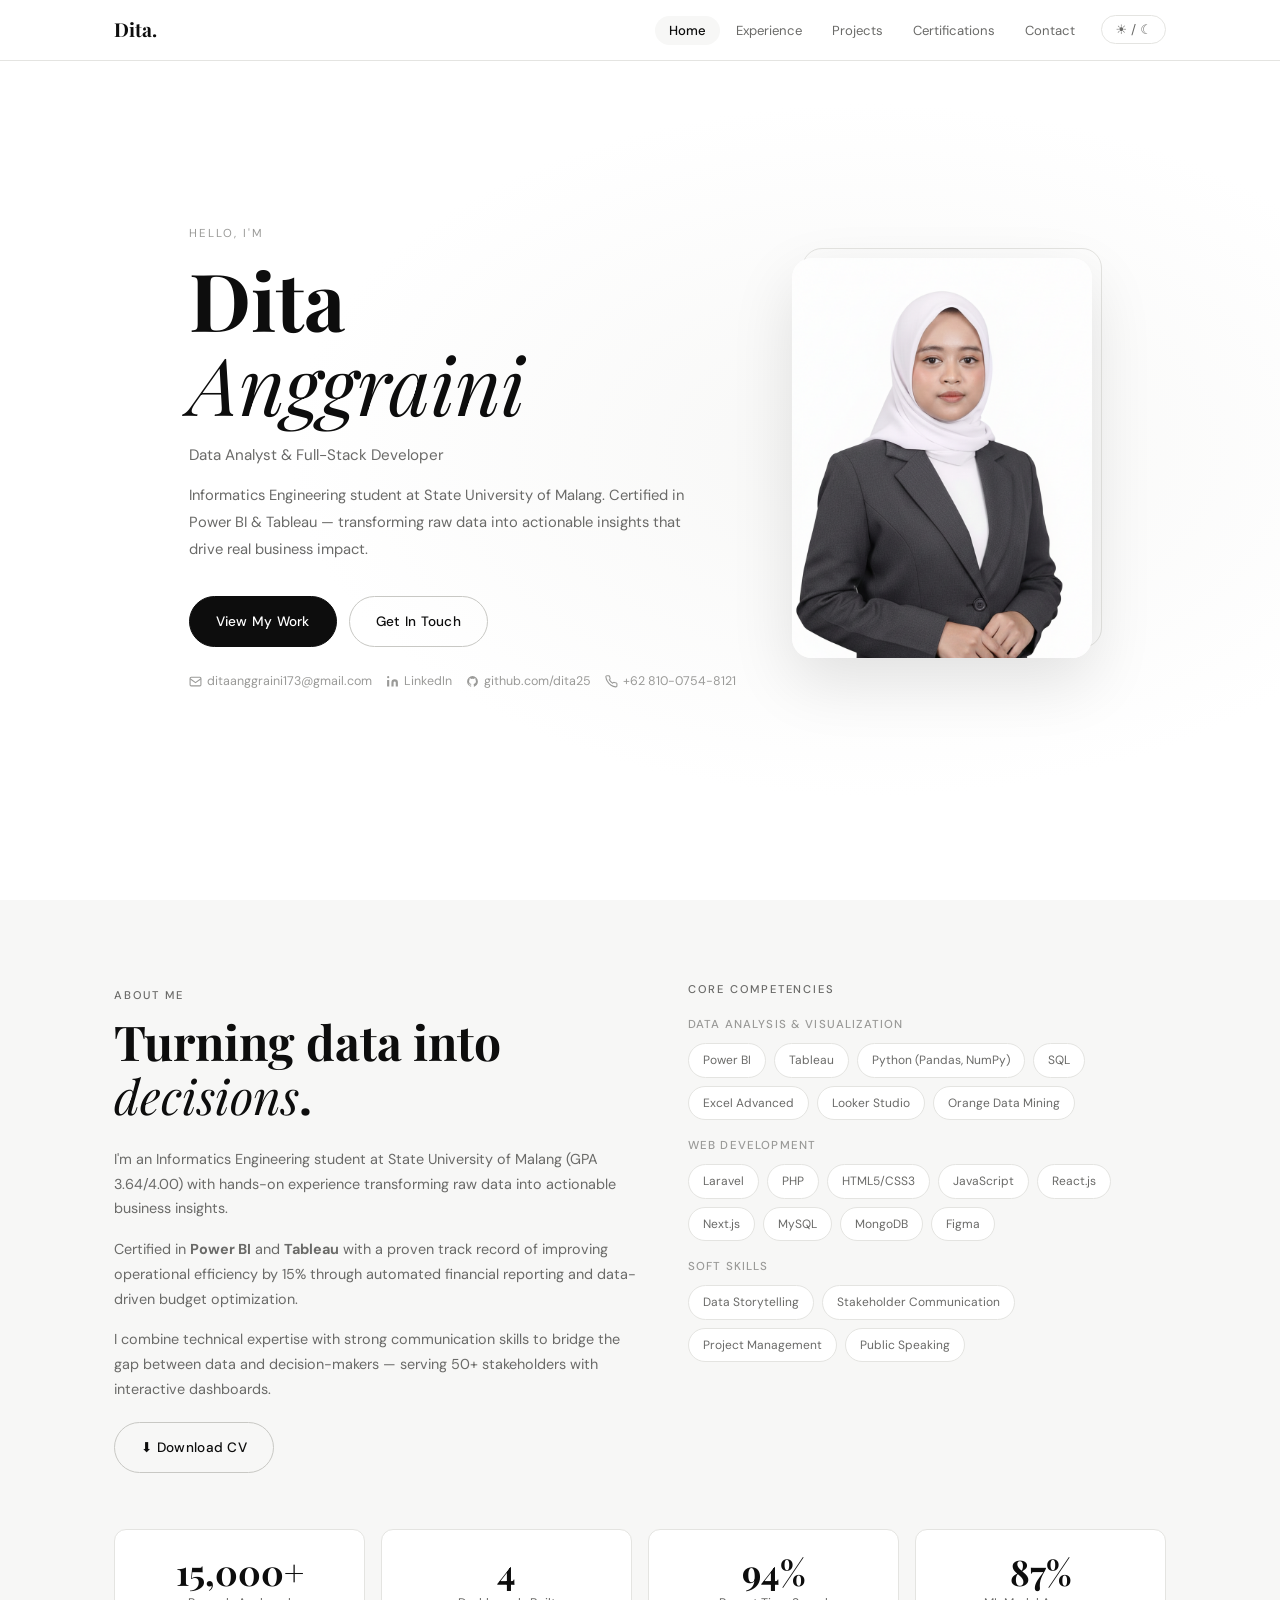
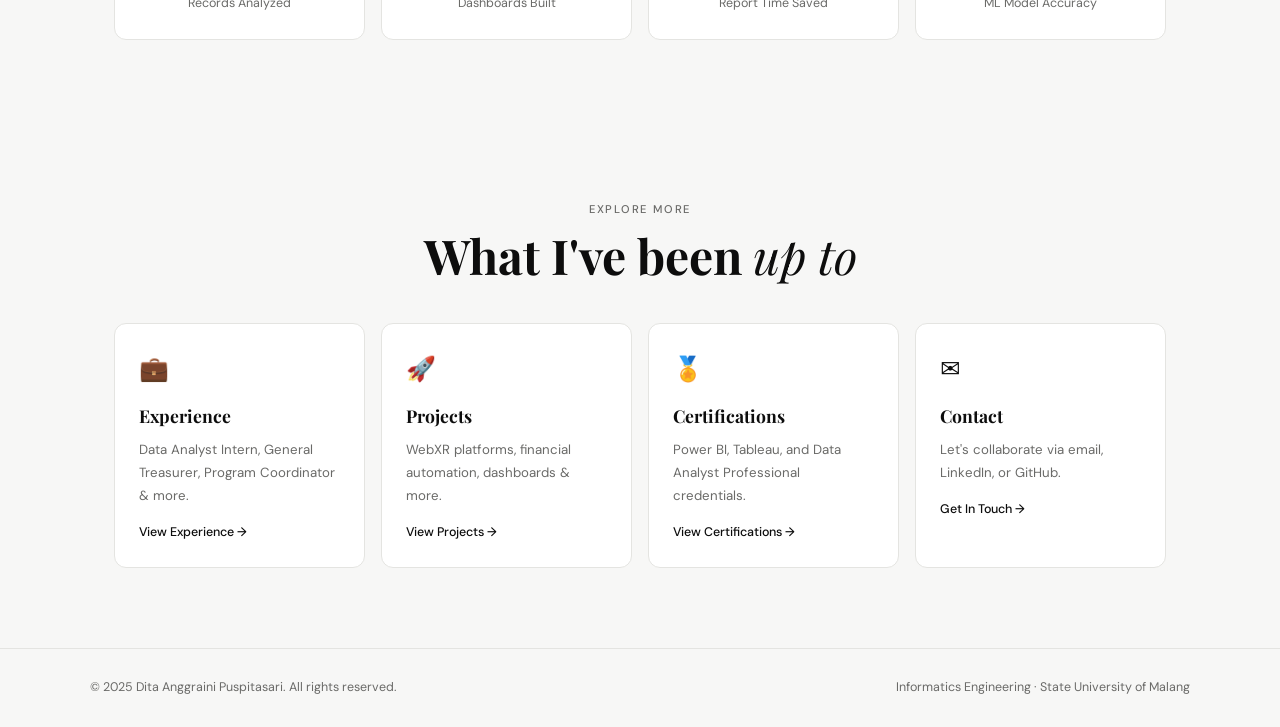
<file: index.html>
<!DOCTYPE html>
<html lang="en">
<head>
  <meta charset="UTF-8"/>
  <meta name="viewport" content="width=device-width,initial-scale=1.0"/>
  <meta name="description" content="Dita Anggraini — Data Analyst & Full-Stack Developer. Certified in Power BI & Tableau. Transforming data into actionable insights."/>
  <meta name="keywords" content="data analyst, developer, portfolio, power bi, tableau, python, dashboard, data visualization"/>
  <meta name="author" content="Dita Anggraini Puspitasari"/>
  <meta name="robots" content="index, follow"/>
  <meta name="language" content="English"/>
  <meta property="og:type" content="website"/>
  <meta property="og:title" content="Dita Anggraini — Data Analyst & Developer"/>
  <meta property="og:description" content="Portfolio showcasing data analysis projects, certifications, and professional experience."/>
  <meta property="og:image" content="./assets/profile.png"/>
  <meta property="og:url" content="https://ditaanggraini.com"/>
  <meta property="og:site_name" content="Dita Anggraini Portfolio"/>
  <meta name="twitter:card" content="summary_large_image"/>
  <meta name="twitter:title" content="Dita Anggraini — Portfolio"/>
  <meta name="twitter:description" content="Data Analyst & Full-Stack Developer"/>
  <meta name="theme-color" content="#0d0d0d"/>
  <link rel="canonical" href="https://ditaanggraini.com"/>
  <title>Dita Anggraini | Data Analyst & Developer Portfolio</title>
  <link rel="preconnect" href="https://fonts.googleapis.com"/>
  <link rel="preconnect" href="https://fonts.gstatic.com" crossorigin/>
  <link href="https://fonts.googleapis.com/css2?family=Playfair+Display:ital,wght@0,700;1,400&family=DM+Sans:wght@300;400;500&display=swap" rel="stylesheet" font-display="swap"/>
  <link rel="stylesheet" href="src/css/style.css"/>
  <style>
    /* Skill category label */
    .skill-cat-label {
      font-size:.72rem;color:var(--faint);font-weight:500;
      text-transform:uppercase;letter-spacing:.1em;
      margin-bottom:8px;margin-top:16px;display:block;
    }
    /* Language bar */
    .lang-card { background:var(--card);border:1px solid var(--bdr);border-radius:var(--r);padding:20px; }
    .lang-bar-wrap { height:4px;background:var(--bg2);border-radius:2px;margin:10px 0 6px; }
    .lang-bar-fill { height:100%;background:var(--txt);border-radius:2px;transition:width .4s var(--ease); }
    /* Stat card hover */
    .stat-card:hover { border-color:var(--bdr2);box-shadow:var(--shadow-md); }
    /* Edit overlay on photo */
    .photo-edit-overlay {
      position:absolute;inset:0;background:rgba(0,0,0,.45);
      display:flex;align-items:center;justify-content:center;
      opacity:0;transition:opacity .25s;cursor:pointer;
      border-radius:var(--r-lg);z-index:2;
      font-size:.85rem;color:#fff;font-weight:500;gap:6px;
    }
    .hero-photo-frame:hover .photo-edit-overlay { opacity:1; }
  </style>
</head>
<body>

<!-- NAVBAR -->
<nav id="navbar">
  <div class="nav-inner">
    <a href="index.html" class="nav-logo">Dita.</a>
    <ul class="nav-pages">
      <li><a href="index.html" data-page="home">Home</a></li>
      <li><a href="experience.html" data-page="experience">Experience</a></li>
      <li><a href="projects.html" data-page="projects">Projects</a></li>
      <li><a href="certifications.html" data-page="certifications">Certifications</a></li>
      <li><a href="contact.html" data-page="contact">Contact</a></li>
    </ul>
    <button id="theme-tog" aria-label="Toggle dark mode">☀ / ☾</button>
    <button id="ham" aria-label="Menu" aria-expanded="false"><span></span><span></span><span></span></button>
  </div>
</nav>
<div class="mob-drawer" id="mob-drawer">
  <ul>
    <li><a href="index.html" data-page="home">Home</a></li>
    <li><a href="experience.html" data-page="experience">Experience</a></li>
    <li><a href="projects.html" data-page="projects">Projects</a></li>
    <li><a href="certifications.html" data-page="certifications">Certifications</a></li>
    <li><a href="contact.html" data-page="contact">Contact</a></li>
  </ul>
</div>

<div class="page-wrap">

<!-- ══ HERO ═══════════════════════════════════════════════════ -->
<section id="hero">
  <div class="wrap">
    <div class="hero-inner">
      <div class="hero-text">
        <p class="hero-eyebrow">Hello, I'm</p>
        <h1 class="hero-name" id="hero-name-display">Dita<br><em>Anggraini</em></h1>
        <p class="hero-role" id="hero-role-display">Data Analyst &amp; Full-Stack Developer</p>
        <p class="hero-tagline" id="hero-tagline-display">
          Informatics Engineering student at State University of Malang. Certified in Power BI &amp; Tableau
          transforming raw data into actionable insights that drive real business impac
        </p>
        <div class="hero-cta">
          <a href="projects.html" class="btn btn-p">View My Work</a>
          <a href="contact.html" class="btn btn-o">Get In Touch</a>
        </div>
        <div class="hero-contacts">
          <a href="mailto:ditaanggraini173@gmail.com" id="contact-email-link">
            <svg viewBox="0 0 24 24" fill="none" stroke="currentColor" stroke-width="2" width="13" height="13"><rect x="2" y="4" width="20" height="16" rx="2"/><path d="m2 7 10 7 10-7"/></svg>
            <span id="contact-email-text">ditaanggraini173@gmail.com</span>
          </a>
          <a href="https://linkedin.com/in/dita-anggraini-5b5807343" target="_blank" rel="noopener" id="contact-linkedin-link">
            <svg viewBox="0 0 24 24" fill="currentColor" width="13" height="13"><path d="M16 8a6 6 0 0 1 6 6v7h-4v-7a2 2 0 0 0-2-2 2 2 0 0 0-2 2v7h-4v-7a6 6 0 0 1 6-6zM2 9h4v12H2z"/><circle cx="4" cy="4" r="2"/></svg>
            LinkedIn
          </a>
          <a href="https://github.com/dita25" target="_blank" rel="noopener" id="contact-github-link">
            <svg viewBox="0 0 24 24" fill="currentColor" width="13" height="13"><path d="M12 2A10 10 0 0 0 2 12c0 4.42 2.87 8.17 6.84 9.5.5.08.66-.23.66-.5v-1.69c-2.77.6-3.36-1.34-3.36-1.34-.46-1.16-1.11-1.47-1.11-1.47-.91-.62.07-.6.07-.6 1 .07 1.53 1.03 1.53 1.03.87 1.52 2.34 1.07 2.91.83.09-.65.35-1.09.63-1.34-2.22-.25-4.55-1.11-4.55-4.92 0-1.11.38-2 1.03-2.71-.1-.25-.45-1.29.1-2.64 0 0 .84-.27 2.75 1.02.79-.22 1.65-.33 2.5-.33.85 0 1.71.11 2.5.33 1.91-1.29 2.75-1.02 2.75-1.02.55 1.35.2 2.39.1 2.64.65.71 1.03 1.6 1.03 2.71 0 3.82-2.34 4.66-4.57 4.91.36.31.69.92.69 1.85V21c0 .27.16.59.67.5C19.14 20.16 22 16.42 22 12A10 10 0 0 0 12 2z"/></svg>
            <span id="contact-github-text">github.com/dita25</span>
          </a>
          <a href="tel:+6281007548121" id="contact-phone-link">
            <svg viewBox="0 0 24 24" fill="none" stroke="currentColor" stroke-width="2" width="13" height="13"><path d="M22 16.92v3a2 2 0 0 1-2.18 2 19.79 19.79 0 0 1-8.63-3.07A19.5 19.5 0 0 1 4.69 12 19.79 19.79 0 0 1 1.61 3.5 2 2 0 0 1 3.6 1.32h3a2 2 0 0 1 2 1.72c.127.96.361 1.903.7 2.81a2 2 0 0 1-.45 2.11L7.91 8.85a16 16 0 0 0 6.29 6.29l.95-.95a2 2 0 0 1 2.11-.45c.907.339 1.85.573 2.81.7A2 2 0 0 1 22 16.92z"/></svg>
            <span id="contact-phone-text">+62 810-0754-8121</span>
          </a>
        </div>
        <!-- Admin: edit hero info -->
        <div class="admin-only" data-saved-display="flex" style="display:flex;gap:8px;margin-top:16px">
          <button class="btn btn-o btn-sm" onclick="openModal('modal-hero')">✏ Edit Info</button>
        </div>
      </div>

      <!-- Profile photo -->
      <div class="hero-photo-wrap">
        <div class="hero-photo-frame">
          <img id="hero-photo-img" src="./assets/profile.png" alt="Dita Anggraini" class="hero-photo"
               onerror="this.src='';this.style.display='none'"/>
          <!-- Admin: click to change photo -->
          <div class="photo-edit-overlay admin-only" data-saved-display="flex"
               onclick="document.getElementById('photo-file-input').click()" title="Ganti foto profil">
            🖼 Ganti Foto
          </div>
          <input type="file" id="photo-file-input" accept="image/*" style="display:none"
                 onchange="handlePhotoUpload(this)"/>
        </div>
        <div class="hero-photo-accent"></div>
      </div>
    </div>
  </div>
</section>

<!-- ══ ABOUT ═══════════════════════════════════════════════════ -->
<section class="section section-alt">
  <div class="wrap">
    <div class="about-grid">

      <!-- Bio -->
      <div class="fu">
        <span class="tag">About Me</span>
        <h2 class="sh">Turning data into<br><em>decisions</em>.</h2>
        <p id="bio-p1" style="color:var(--muted);font-size:.9rem;margin-bottom:16px">
          I'm an Informatics Engineering student at State University of Malang (GPA 3.64/4.00) with hands-on experience transforming raw data into actionable business insights.
        </p>
        <p id="bio-p2" style="color:var(--muted);font-size:.9rem;margin-bottom:16px">
          Certified in <strong>Power BI</strong> and <strong>Tableau</strong> with a proven track record of improving operational efficiency by 15% through automated financial reporting and data-driven budget optimization.
        </p>
        <p id="bio-p3" style="color:var(--muted);font-size:.9rem;margin-bottom:20px">
          I combine technical expertise with strong communication skills to bridge the gap between data and decision-makers — serving 50+ stakeholders with interactive dashboards.
        </p>

        <!-- CV download -->
        <div style="display:flex;align-items:center;gap:10px;flex-wrap:wrap">
          <a id="cv-download-link" href="./assets/cv-dita.pdf" class="btn btn-o" download>⬇ Download CV</a>
          <button class="btn btn-o btn-sm admin-only" data-saved-display="inline-flex"
                  onclick="document.getElementById('cv-file-input').click()">📎 Ganti CV</button>
          <input type="file" id="cv-file-input" accept=".pdf" style="display:none"
                 onchange="handleCVUpload(this)"/>
        </div>

        <!-- Admin: edit bio -->
        <div class="admin-only" data-saved-display="flex" style="display:flex;gap:8px;margin-top:14px">
          <button class="btn btn-o btn-sm" onclick="openModal('modal-bio')">✏ Edit Bio</button>
        </div>
      </div>

      <!-- Skills -->
      <div class="fu" style="transition-delay:.12s">
        <div style="display:flex;align-items:center;justify-content:space-between;margin-bottom:12px">
          <span class="tag" style="margin-bottom:0">Core Competencies</span>
          <button class="btn btn-o btn-sm admin-only" data-saved-display="inline-flex"
                  onclick="openModal('modal-skills')">✏ Edit Skills</button>
        </div>
        <div id="skills-render"><!-- Rendered by JS --></div>
      </div>
    </div>

    <!-- Stats -->
    <div style="display:grid;grid-template-columns:repeat(auto-fit,minmax(160px,1fr));gap:16px;margin-top:56px">
      <div class="card fu stat-card" style="text-align:center;transition-delay:.0s">
        <p id="stat1-num" style="font-family:var(--display);font-size:2.2rem;font-weight:700;line-height:1">15,000+</p>
        <p id="stat1-lbl" style="font-size:.78rem;color:var(--muted);margin-top:4px">Records Analyzed</p>
      </div>
      <div class="card fu stat-card" style="text-align:center;transition-delay:.08s">
        <p id="stat2-num" style="font-family:var(--display);font-size:2.2rem;font-weight:700;line-height:1">4</p>
        <p id="stat2-lbl" style="font-size:.78rem;color:var(--muted);margin-top:4px">Dashboards Built</p>
      </div>
      <div class="card fu stat-card" style="text-align:center;transition-delay:.16s">
        <p id="stat3-num" style="font-family:var(--display);font-size:2.2rem;font-weight:700;line-height:1">94%</p>
        <p id="stat3-lbl" style="font-size:.78rem;color:var(--muted);margin-top:4px">Report Time Saved</p>
      </div>
      <div class="card fu stat-card" style="text-align:center;transition-delay:.24s">
        <p id="stat4-num" style="font-family:var(--display);font-size:2.2rem;font-weight:700;line-height:1">87%</p>
        <p id="stat4-lbl" style="font-size:.78rem;color:var(--muted);margin-top:4px">ML Model Accuracy</p>
      </div>
    </div>
    <div class="admin-only" data-saved-display="flex" style="display:flex;justify-content:flex-end;margin-top:12px">
      <button class="btn btn-o btn-sm" onclick="openModal('modal-stats')">✏ Edit Stats</button>
    </div>
  </div>
</section>


<!-- ══ QUICK LINKS ══════════════════════════════════════════════ -->
<section class="section section-alt">
  <div class="wrap">
    <span class="tag center">Explore More</span>
    <h2 class="sh center">What I've been <em>up to</em></h2>
    <div style="display:grid;grid-template-columns:repeat(auto-fit,minmax(220px,1fr));gap:16px;margin-top:40px">
      <a href="experience.html" class="card fu" style="display:block;transition-delay:.0s">
        <div style="font-size:1.5rem;margin-bottom:12px">💼</div>
        <h3 style="font-family:var(--display);font-size:1.1rem;font-weight:700;margin-bottom:8px">Experience</h3>
        <p style="font-size:.83rem;color:var(--muted)">Data Analyst Intern, General Treasurer, Program Coordinator & more.</p>
        <p style="margin-top:14px;font-size:.78rem;font-weight:500">View Experience →</p>
      </a>
      <a href="projects.html" class="card fu" style="display:block;transition-delay:.08s">
        <div style="font-size:1.5rem;margin-bottom:12px">🚀</div>
        <h3 style="font-family:var(--display);font-size:1.1rem;font-weight:700;margin-bottom:8px">Projects</h3>
        <p style="font-size:.83rem;color:var(--muted)">WebXR platforms, financial automation, dashboards & more.</p>
        <p style="margin-top:14px;font-size:.78rem;font-weight:500">View Projects →</p>
      </a>
      <a href="certifications.html" class="card fu" style="display:block;transition-delay:.16s">
        <div style="font-size:1.5rem;margin-bottom:12px">🏅</div>
        <h3 style="font-family:var(--display);font-size:1.1rem;font-weight:700;margin-bottom:8px">Certifications</h3>
        <p style="font-size:.83rem;color:var(--muted)">Power BI, Tableau, and Data Analyst Professional credentials.</p>
        <p style="margin-top:14px;font-size:.78rem;font-weight:500">View Certifications →</p>
      </a>
      <a href="contact.html" class="card fu" style="display:block;transition-delay:.24s">
        <div style="font-size:1.5rem;margin-bottom:12px">✉</div>
        <h3 style="font-family:var(--display);font-size:1.1rem;font-weight:700;margin-bottom:8px">Contact</h3>
        <p style="font-size:.83rem;color:var(--muted)">Let's collaborate via email, LinkedIn, or GitHub.</p>
        <p style="margin-top:14px;font-size:.78rem;font-weight:500">Get In Touch →</p>
      </a>
    </div>
  </div>
</section>

</div><!-- /page-wrap -->
<footer>
  <div class="footer-inner">
    <p>© 2025 Dita Anggraini Puspitasari. All rights reserved.</p>
    <p>Informatics Engineering · State University of Malang</p>
  </div>
</footer>

<!-- ══ MODAL: EDIT HERO INFO ════════════════════════════════════ -->
<div class="modal-backdrop admin-only" id="modal-hero">
  <div class="modal" role="dialog" aria-labelledby="mh-title">
    <div class="modal-header">
      <h3 class="modal-title" id="mh-title">Edit Info & Kontak</h3>
      <button class="modal-close" onclick="closeModal('modal-hero')">✕</button>
    </div>
    <div class="form-row">
      <div class="form-group"><label>Nama Depan</label><input type="text" id="h-fname" placeholder="Dita"/></div>
      <div class="form-group"><label>Nama Belakang (italic)</label><input type="text" id="h-lname" placeholder="Anggraini"/></div>
    </div>
    <div class="form-group"><label>Role / Jabatan</label><input type="text" id="h-role" placeholder="Data Analyst & Full-Stack Developer"/></div>
    <div class="form-group"><label>Tagline</label><textarea id="h-tagline" rows="2"></textarea></div>
    <div class="form-group"><label>Email</label><input type="email" id="h-email"/></div>
    <div class="form-group"><label>LinkedIn URL</label><input type="url" id="h-linkedin"/></div>
    <div class="form-group"><label>GitHub URL</label><input type="url" id="h-github"/></div>
    <div class="form-group"><label>No. Telp</label><input type="text" id="h-phone"/></div>
    <div class="modal-footer">
      <button class="btn btn-o btn-sm" onclick="closeModal('modal-hero')">Batal</button>
      <button class="btn btn-p btn-sm" onclick="saveHero()">Simpan</button>
    </div>
  </div>
</div>

<!-- ══ MODAL: EDIT BIO ══════════════════════════════════════════ -->
<div class="modal-backdrop admin-only" id="modal-bio">
  <div class="modal" role="dialog">
    <div class="modal-header">
      <h3 class="modal-title">Edit Bio</h3>
      <button class="modal-close" onclick="closeModal('modal-bio')">✕</button>
    </div>
    <div class="form-group"><label>Paragraf 1</label><textarea id="bio-edit-p1" rows="3"></textarea></div>
    <div class="form-group"><label>Paragraf 2</label><textarea id="bio-edit-p2" rows="3"></textarea></div>
    <div class="form-group"><label>Paragraf 3</label><textarea id="bio-edit-p3" rows="3"></textarea></div>
    <div class="modal-footer">
      <button class="btn btn-o btn-sm" onclick="closeModal('modal-bio')">Batal</button>
      <button class="btn btn-p btn-sm" onclick="saveBio()">Simpan</button>
    </div>
  </div>
</div>

<!-- ══ MODAL: EDIT SKILLS ════════════════════════════════════════ -->
<div class="modal-backdrop admin-only" id="modal-skills">
  <div class="modal" style="max-width:600px" role="dialog">
    <div class="modal-header">
      <h3 class="modal-title">Edit Skills</h3>
      <button class="modal-close" onclick="closeModal('modal-skills')">✕</button>
    </div>
    <p style="font-size:.82rem;color:var(--muted);margin-bottom:20px">
      Tiap baris = satu kategori. Format: <code style="background:var(--bg2);padding:2px 6px;border-radius:4px">Nama Kategori | skill1, skill2, skill3</code>
    </p>
    <div class="form-group">
      <label>Skills (satu kategori per baris)</label>
      <textarea id="skills-edit-raw" rows="8"
        placeholder="Data Analysis & Visualization | Power BI, Tableau, Python, SQL&#10;Web Development | Laravel, React.js, JavaScript, MySQL"></textarea>
    </div>
    <div class="modal-footer">
      <button class="btn btn-o btn-sm" onclick="closeModal('modal-skills')">Batal</button>
      <button class="btn btn-p btn-sm" onclick="saveSkills()">Simpan</button>
    </div>
  </div>
</div>

<!-- ══ MODAL: EDIT STATS ═════════════════════════════════════════ -->
<div class="modal-backdrop admin-only" id="modal-stats">
  <div class="modal" role="dialog">
    <div class="modal-header">
      <h3 class="modal-title">Edit Stats</h3>
      <button class="modal-close" onclick="closeModal('modal-stats')">✕</button>
    </div>
    <div class="form-row">
      <div class="form-group"><label>Stat 1 — Angka</label><input type="text" id="s1n" placeholder="15,000+"/></div>
      <div class="form-group"><label>Stat 1 — Label</label><input type="text" id="s1l" placeholder="Records Analyzed"/></div>
    </div>
    <div class="form-row">
      <div class="form-group"><label>Stat 2 — Angka</label><input type="text" id="s2n" placeholder="4"/></div>
      <div class="form-group"><label>Stat 2 — Label</label><input type="text" id="s2l" placeholder="Dashboards Built"/></div>
    </div>
    <div class="form-row">
      <div class="form-group"><label>Stat 3 — Angka</label><input type="text" id="s3n" placeholder="94%"/></div>
      <div class="form-group"><label>Stat 3 — Label</label><input type="text" id="s3l" placeholder="Report Time Saved"/></div>
    </div>
    <div class="form-row">
      <div class="form-group"><label>Stat 4 — Angka</label><input type="text" id="s4n" placeholder="87%"/></div>
      <div class="form-group"><label>Stat 4 — Label</label><input type="text" id="s4l" placeholder="ML Model Accuracy"/></div>
    </div>
    <div class="modal-footer">
      <button class="btn btn-o btn-sm" onclick="closeModal('modal-stats')">Batal</button>
      <button class="btn btn-p btn-sm" onclick="saveStats()">Simpan</button>
    </div>
  </div>
</div>

<div id="toast"></div>
<div id="admin-bar" onclick="promptAdminLogin()" title="Klik untuk keluar admin mode">
  <div class="admin-dot"></div>
  Admin Mode Aktif — Klik untuk keluar
</div>

<script src="src/js/constants.js"></script>
<script src="src/js/shared.js"></script>
<script>
/* ══════════════════════════════════════════════════════════
   STORAGE KEYS
════════════════════════════════════════════════════════════ */
const K_HERO    = 'dita-hero';
const K_BIO     = 'dita-bio';
const K_SKILLS  = 'dita-skills';
const K_STATS   = 'dita-stats';
const K_PHOTO   = 'dita-photo';
const K_CV      = 'dita-cv';

/* ══ DEFAULT DATA ══════════════════════════════════════════ */
const DEF_HERO = {
  fname:'Dita', lname:'Anggraini',
  role:'Data Analyst & Full-Stack Developer',
  tagline:'Informatics Engineering student at State University of Malang. Certified in Power BI & Tableau — transforming raw data into actionable insights that drive real business impact.',
  email:'ditaanggraini173@gmail.com',
  linkedin:'https://linkedin.com/in/dita-anggraini-5b5807343',
  github:'https://github.com/dita25',
  phone:'+62 810-0754-8121'
};
const DEF_SKILLS = [
  { cat:'Data Analysis & Visualization', chips:['Power BI','Tableau','Python (Pandas, NumPy)','SQL','Excel Advanced','Looker Studio','Orange Data Mining'] },
  { cat:'Web Development',               chips:['Laravel','PHP','HTML5/CSS3','JavaScript','React.js','Next.js','MySQL','MongoDB','Figma'] },
  { cat:'Soft Skills',                   chips:['Data Storytelling','Stakeholder Communication','Project Management','Public Speaking'] }
];
const DEF_STATS = [
  { num:'15,000+', lbl:'Records Analyzed' },
  { num:'4',       lbl:'Dashboards Built' },
  { num:'94%',     lbl:'Report Time Saved' },
  { num:'87%',     lbl:'ML Model Accuracy' }
];

/* ══ LOAD HELPERS ══════════════════════════════════════════ */
function loadHero()   { return Store.get(K_HERO,   DEF_HERO);   }
function loadSkills() { return Store.get(K_SKILLS, DEF_SKILLS); }
function loadStats()  { return Store.get(K_STATS,  DEF_STATS);  }

/* ══ RENDER: HERO ══════════════════════════════════════════ */
function renderHero() {
  const h = loadHero();
  document.getElementById('hero-name-display').innerHTML = `${h.fname}<br><em>${h.lname}</em>`;
  document.getElementById('hero-role-display').textContent  = h.role;
  document.getElementById('hero-tagline-display').textContent = h.tagline;

  const eLink = document.getElementById('contact-email-link');
  eLink.href = 'mailto:' + h.email;
  document.getElementById('contact-email-text').textContent = h.email;

  const lLink = document.getElementById('contact-linkedin-link');
  lLink.href = h.linkedin;

  const gLink = document.getElementById('contact-github-link');
  gLink.href = h.github;
  document.getElementById('contact-github-text').textContent = h.github.replace('https://','');

  const pLink = document.getElementById('contact-phone-link');
  pLink.href = 'tel:' + h.phone.replace(/\s/g,'');
  document.getElementById('contact-phone-text').textContent = h.phone;

  /* Restore saved photo */
  const savedPhoto = localStorage.getItem(K_PHOTO);
  if (savedPhoto) {
    const img = document.getElementById('hero-photo-img');
    img.src = savedPhoto;
    img.style.display = 'block';
  }
}

/* ══ RENDER: SKILLS ════════════════════════════════════════ */
function renderSkills() {
  const skills = loadSkills();
  document.getElementById('skills-render').innerHTML = skills.map(cat => `
    <span class="skill-cat-label">${cat.cat}</span>
    <div class="chips">
      ${cat.chips.map(c => `<span class="chip">${c}</span>`).join('')}
    </div>
  `).join('');
}

/* ══ RENDER: STATS ═════════════════════════════════════════ */
function renderStats() {
  const stats = loadStats();
  ['1','2','3','4'].forEach((n,i) => {
    const s = stats[i];
    if (!s) return;
    document.getElementById('stat'+n+'-num').textContent = s.num;
    document.getElementById('stat'+n+'-lbl').textContent = s.lbl;
  });
}

/* ══ RENDER: BIO ════════════════════════════════════════════ */
function renderBio() {
  const bio = Store.get(K_BIO, null);
  if (!bio) return;
  if (bio.p1) document.getElementById('bio-p1').textContent = bio.p1;
  if (bio.p2) document.getElementById('bio-p2').innerHTML  = bio.p2;
  if (bio.p3) document.getElementById('bio-p3').textContent = bio.p3;
}

/* ══ SAVE: HERO ════════════════════════════════════════════ */
function saveHero() {
  const h = {
    fname:    document.getElementById('h-fname').value.trim()    || DEF_HERO.fname,
    lname:    document.getElementById('h-lname').value.trim()    || DEF_HERO.lname,
    role:     document.getElementById('h-role').value.trim()     || DEF_HERO.role,
    tagline:  document.getElementById('h-tagline').value.trim()  || DEF_HERO.tagline,
    email:    document.getElementById('h-email').value.trim()    || DEF_HERO.email,
    linkedin: document.getElementById('h-linkedin').value.trim() || DEF_HERO.linkedin,
    github:   document.getElementById('h-github').value.trim()   || DEF_HERO.github,
    phone:    document.getElementById('h-phone').value.trim()    || DEF_HERO.phone,
  };
  Store.set(K_HERO, h);
  closeModal('modal-hero');
  renderHero();
  showToast('✓ Info diperbarui!');
}
function openHeroModal() {
  const h = loadHero();
  document.getElementById('h-fname').value    = h.fname;
  document.getElementById('h-lname').value    = h.lname;
  document.getElementById('h-role').value     = h.role;
  document.getElementById('h-tagline').value  = h.tagline;
  document.getElementById('h-email').value    = h.email;
  document.getElementById('h-linkedin').value = h.linkedin;
  document.getElementById('h-github').value   = h.github;
  document.getElementById('h-phone').value    = h.phone;
  openModal('modal-hero');
}

/* ══ SAVE: BIO ══════════════════════════════════════════════ */
function saveBio() {
  Store.set(K_BIO, {
    p1: document.getElementById('bio-edit-p1').value.trim(),
    p2: document.getElementById('bio-edit-p2').value.trim(),
    p3: document.getElementById('bio-edit-p3').value.trim()
  });
  closeModal('modal-bio');
  renderBio();
  showToast('✓ Bio diperbarui!');
}
function openBioModal() {
  const bio = Store.get(K_BIO, {});
  document.getElementById('bio-edit-p1').value = bio.p1 || document.getElementById('bio-p1').textContent;
  document.getElementById('bio-edit-p2').value = bio.p2 || document.getElementById('bio-p2').textContent;
  document.getElementById('bio-edit-p3').value = bio.p3 || document.getElementById('bio-p3').textContent;
  openModal('modal-bio');
}

/* ══ SAVE: SKILLS ═══════════════════════════════════════════ */
function openSkillsModal() {
  const skills = loadSkills();
  document.getElementById('skills-edit-raw').value =
    skills.map(s => `${s.cat} | ${s.chips.join(', ')}`).join('\n');
  openModal('modal-skills');
}
function saveSkills() {
  const raw = document.getElementById('skills-edit-raw').value.trim();
  const skills = raw.split('\n').filter(Boolean).map(line => {
    const [cat, rest] = line.split('|').map(s=>s.trim());
    return { cat, chips: (rest||'').split(',').map(s=>s.trim()).filter(Boolean) };
  });
  Store.set(K_SKILLS, skills);
  closeModal('modal-skills');
  renderSkills();
  showToast('✓ Skills diperbarui!');
}

/* ══ SAVE: STATS ════════════════════════════════════════════ */
function openStatsModal() {
  const stats = loadStats();
  ['1','2','3','4'].forEach((n,i) => {
    document.getElementById('s'+n+'n').value = stats[i]?.num || '';
    document.getElementById('s'+n+'l').value = stats[i]?.lbl || '';
  });
  openModal('modal-stats');
}
function saveStats() {
  const stats = ['1','2','3','4'].map(n => ({
    num: document.getElementById('s'+n+'n').value.trim(),
    lbl: document.getElementById('s'+n+'l').value.trim()
  }));
  Store.set(K_STATS, stats);
  closeModal('modal-stats');
  renderStats();
  showToast('✓ Stats diperbarui!');
}

/* ══ PHOTO UPLOAD ════════════════════════════════════════════ */
function handlePhotoUpload(input) {
  const file = input.files[0];
  if (!file) return;
  if (file.size > 3 * 1024 * 1024) { showToast('⚠ Foto terlalu besar. Maks 3MB.'); return; }
  const reader = new FileReader();
  reader.onload = e => {
    localStorage.setItem(K_PHOTO, e.target.result);
    const img = document.getElementById('hero-photo-img');
    img.src = e.target.result;
    img.style.display = 'block';
    showToast('✓ Foto profil diperbarui!');
  };
  reader.readAsDataURL(file);
}

/* ══ CV UPLOAD ════════════════════════════════════════════════ */
function handleCVUpload(input) {
  const file = input.files[0];
  if (!file) return;
  const reader = new FileReader();
  reader.onload = e => {
    localStorage.setItem(K_CV, e.target.result);
    document.getElementById('cv-download-link').href = e.target.result;
    showToast('✓ CV diperbarui!');
  };
  reader.readAsDataURL(file);
}

/* Fix onclick for modals that need pre-fill */
document.addEventListener('DOMContentLoaded', () => {
  /* Reroute modal opens that need pre-fill */
  document.querySelector('[onclick="openModal(\'modal-hero\')"]')
    ?.setAttribute('onclick', 'openHeroModal()');
  document.querySelector('[onclick="openModal(\'modal-bio\')"]')
    ?.setAttribute('onclick', 'openBioModal()');
  document.querySelector('[onclick="openModal(\'modal-skills\')"]')
    ?.setAttribute('onclick', 'openSkillsModal()');
  document.querySelector('[onclick="openModal(\'modal-stats\')"]')
    ?.setAttribute('onclick', 'openStatsModal()');

  /* Restore CV link if saved */
  const savedCV = localStorage.getItem(K_CV);
  if (savedCV) document.getElementById('cv-download-link').href = savedCV;

  initNav('home');
  renderHero();
  renderBio();
  renderSkills();
  renderStats();
  initFadeUp();
});
</script>
</body>
</html>
</file>
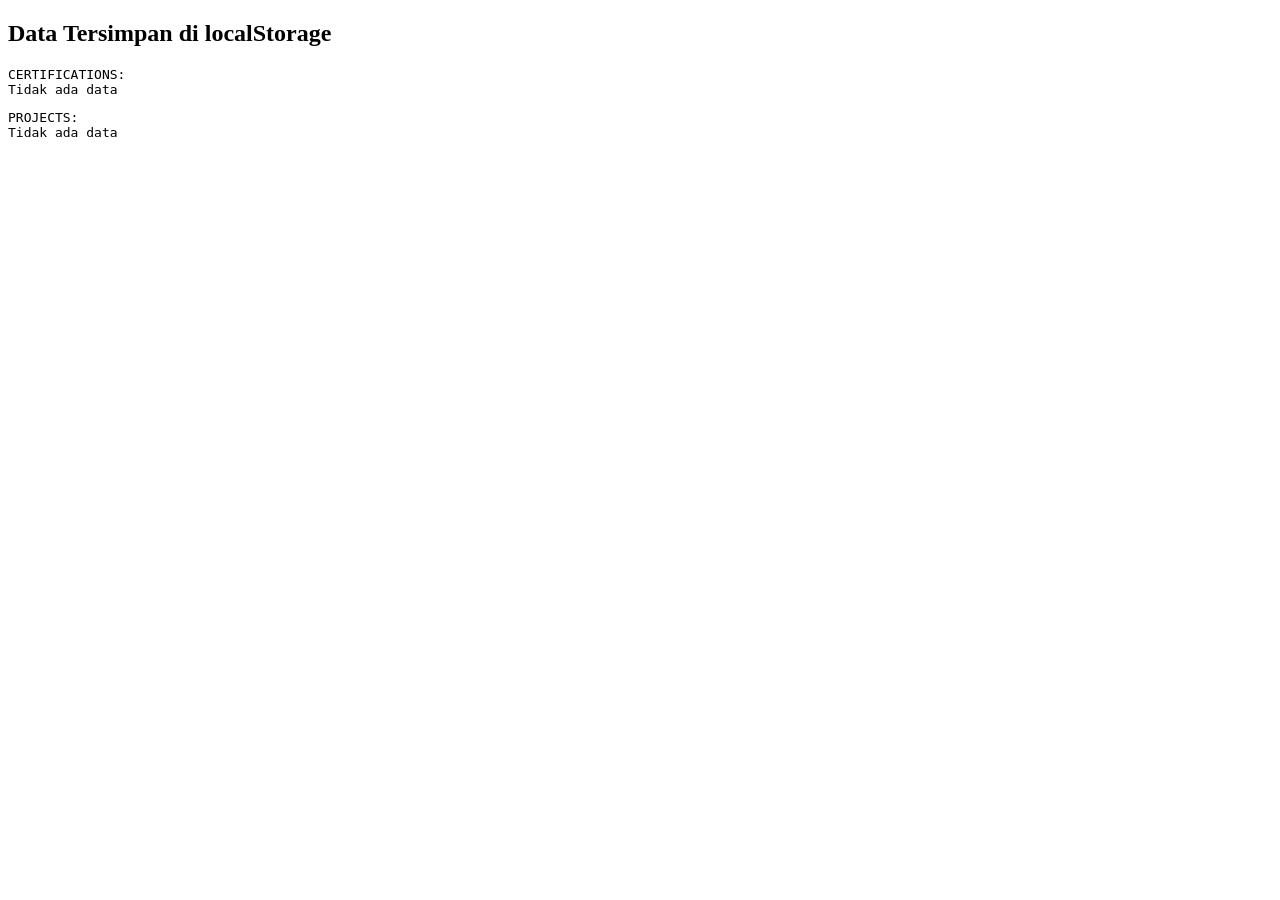
<file: check-data.html>
﻿<!DOCTYPE html>
<html>
<head><title>Data Check</title></head>
<body>
<h2>Data Tersimpan di localStorage</h2>
<pre id= cert-data></pre>
<pre id=proj-data></pre>
<script>
  const certData = localStorage.getItem('dita-certifications');
  const projData = localStorage.getItem('dita-projects');
  
  document.getElementById('cert-data').textContent = 'CERTIFICATIONS:\n' + 
    (certData ? JSON.stringify(JSON.parse(certData), null, 2) : 'Tidak ada data');
  
  document.getElementById('proj-data').textContent = 'PROJECTS:\n' + 
    (projData ? JSON.stringify(JSON.parse(projData), null, 2) : 'Tidak ada data');
</script>
</body>
</html>
</file>
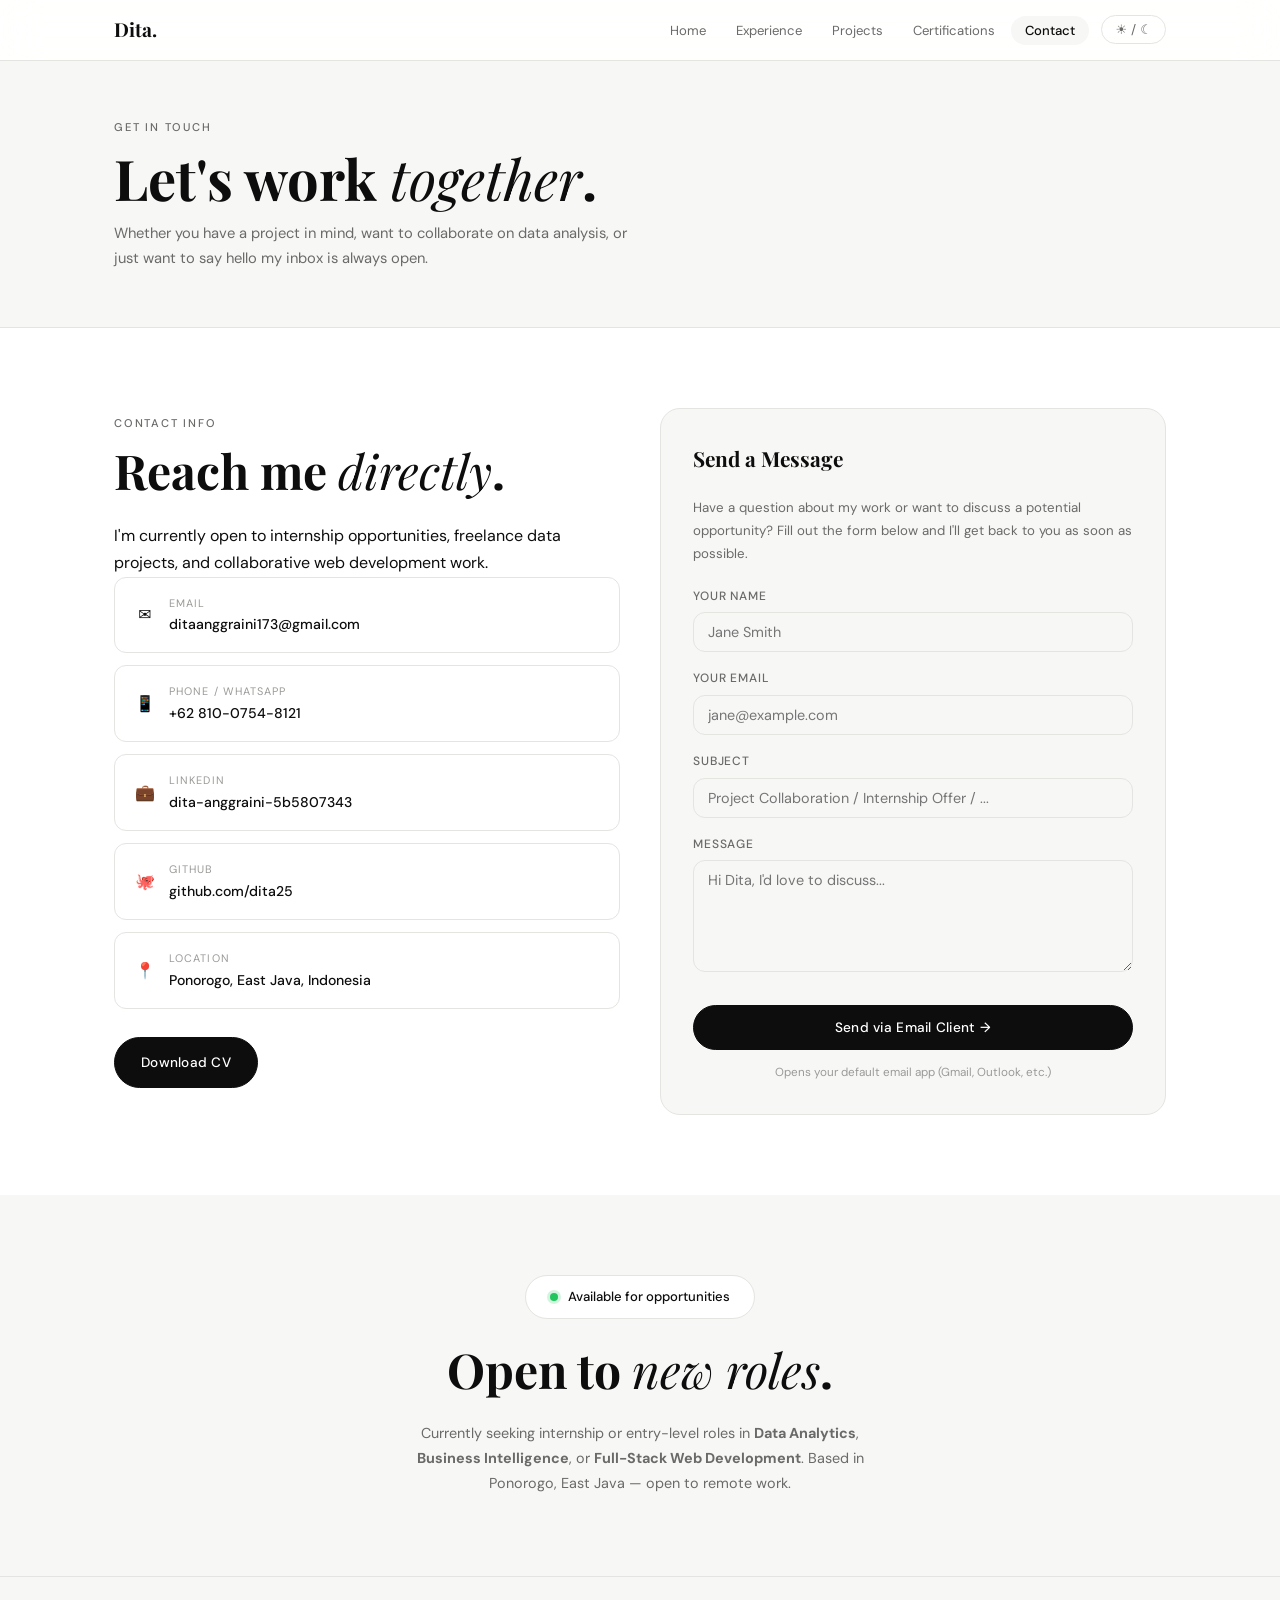
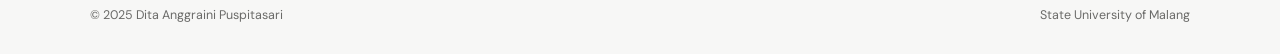
<file: contact.html>
<!DOCTYPE html>
<html lang="en">
<head>
  <meta charset="UTF-8"/>
  <meta name="viewport" content="width=device-width,initial-scale=1.0"/>
  <meta name="description" content="Get in touch with Dita Anggraini. Open to internship opportunities, freelance data projects, and collaboration."/>
  <meta name="keywords" content="contact, hire, freelance, data analyst, collaboration"/>
  <meta property="og:title" content="Contact — Dita Anggraini"/>
  <meta property="og:description" content="Let's work together. Reach out for opportunities and collaboration."/>
  <meta property="og:url" content="https://ditaanggraini.com/contact"/>
  <title>Contact — Dita Anggraini</title>
  <link rel="preconnect" href="https://fonts.googleapis.com"/>
  <link rel="preconnect" href="https://fonts.gstatic.com" crossorigin/>
  <link href="https://fonts.googleapis.com/css2?family=Playfair+Display:ital,wght@0,700;1,400&family=DM+Sans:wght@300;400;500&display=swap" rel="stylesheet" font-display="swap"/>
  <link rel="stylesheet" href="src/css/style.css"/>
</head>
<body>

<nav id="navbar">
  <div class="nav-inner">
    <a href="index.html" class="nav-logo">Dita.</a>
    <ul class="nav-pages">
      <li><a href="index.html" data-page="home">Home</a></li>
      <li><a href="experience.html" data-page="experience">Experience</a></li>
      <li><a href="projects.html" data-page="projects">Projects</a></li>
      <li><a href="certifications.html" data-page="certifications">Certifications</a></li>
      <li><a href="contact.html" data-page="contact">Contact</a></li>
    </ul>
    <button id="theme-tog" aria-label="Toggle dark mode">☀ / ☾</button>
    <button id="ham" aria-label="Menu" aria-expanded="false"><span></span><span></span><span></span></button>
  </div>
</nav>
<div class="mob-drawer" id="mob-drawer">
  <ul>
    <li><a href="index.html" data-page="home">Home</a></li>
    <li><a href="experience.html" data-page="experience">Experience</a></li>
    <li><a href="projects.html" data-page="projects">Projects</a></li>
    <li><a href="certifications.html" data-page="certifications">Certifications</a></li>
    <li><a href="contact.html" data-page="contact">Contact</a></li>
  </ul>
</div>

<div class="page-wrap">

  <div class="page-hero">
    <div class="wrap">
      <span class="tag">Get In Touch</span>
      <h1>Let's work <em>together</em>.</h1>
      <p>Whether you have a project in mind, want to collaborate on data analysis, or just want to say hello my inbox is always open.</p>
    </div>
  </div>

  <section class="section">
    <div class="wrap">
      <div class="contact-grid">

        <!-- Contact info -->
        <div class="fu">
          <span class="tag">Contact Info</span>
          <h2 class="sh">Reach me <em>directly</em>.</h2>
          <p class="contact-info">I'm currently open to internship opportunities, freelance data projects, and collaborative web development work.</p>

          <div class="contact-items">
            <!-- ✏️ Update all contact links below -->
            <a href="mailto:ditaanggraini173@gmail.com" class="contact-item">
              <span class="contact-icon">✉</span>
              <div>
                <p class="contact-label">Email</p>
                <p class="contact-val">ditaanggraini173@gmail.com</p>
              </div>
            </a>
            <a href="tel:+6281007548121" class="contact-item">
              <span class="contact-icon">📱</span>
              <div>
                <p class="contact-label">Phone / WhatsApp</p>
                <p class="contact-val">+62 810-0754-8121</p>
              </div>
            </a>
            <a href="https://linkedin.com/in/dita-anggraini-5b5807343" target="_blank" rel="noopener" class="contact-item">
              <span class="contact-icon">💼</span>
              <div>
                <p class="contact-label">LinkedIn</p>
                <p class="contact-val">dita-anggraini-5b5807343</p>
              </div>
            </a>
            <a href="https://github.com/dita25" target="_blank" rel="noopener" class="contact-item">
              <span class="contact-icon">🐙</span>
              <div>
                <p class="contact-label">GitHub</p>
                <p class="contact-val">github.com/dita25</p>
              </div>
            </a>
            <div class="contact-item">
              <span class="contact-icon">📍</span>
              <div>
                <p class="contact-label">Location</p>
                <p class="contact-val">Ponorogo, East Java, Indonesia</p>
              </div>
            </div>
          </div>

          <!-- Download CV -->
          <div style="margin-top:28px">
            <!-- ✏️ Replace with actual CV path -->
            <a href="./assets/cv-dita.pdf" class="btn btn-p" download>Download CV</a>
          </div>
        </div>

        <!-- Contact form (mailto-based, no backend needed) -->
        <div class="fu contact-form-card" style="transition-delay:.12s">
          <h3>Send a Message</h3>
          <p style="font-size:.83rem;color:var(--muted);margin-bottom:20px">
            Have a question about my work or want to discuss a potential opportunity? Fill out the form below and I'll get back to you as soon as possible. 
          </p>
          <div class="form-group">
            <label>Your Name</label>
            <input type="text" id="cf-name" placeholder="Jane Smith"/>
          </div>
          <div class="form-group">
            <label>Your Email</label>
            <input type="email" id="cf-email" placeholder="jane@example.com"/>
          </div>
          <div class="form-group">
            <label>Subject</label>
            <input type="text" id="cf-subject" placeholder="Project Collaboration / Internship Offer / ..."/>
          </div>
          <div class="form-group">
            <label>Message</label>
            <textarea id="cf-msg" rows="5" placeholder="Hi Dita, I'd love to discuss..."></textarea>
          </div>
          <button class="btn btn-p" style="width:100%;justify-content:center;margin-top:8px" onclick="sendEmail()">
            Send via Email Client →
          </button>
          <p style="font-size:.73rem;color:var(--faint);text-align:center;margin-top:12px">
            Opens your default email app (Gmail, Outlook, etc.)
          </p>
        </div>

      </div>
    </div>
  </section>

  <!-- Availability banner -->
  <section class="section section-alt">
    <div class="wrap" style="text-align:center">
      <div style="display:inline-flex;align-items:center;gap:10px;background:var(--bg);border:1px solid var(--bdr);border-radius:var(--pill);padding:10px 24px;margin-bottom:24px">
        <span style="width:8px;height:8px;background:#22c55e;border-radius:50%;display:inline-block;box-shadow:0 0 0 3px rgba(34,197,94,.2)"></span>
        <span style="font-size:.82rem;font-weight:500">Available for opportunities</span>
      </div>
      <h2 class="sh center">Open to <em>new roles</em>.</h2>
      <p style="color:var(--muted);max-width:50ch;margin:0 auto;font-size:.9rem">
        Currently seeking internship or entry-level roles in <strong>Data Analytics</strong>, <strong>Business Intelligence</strong>,
        or <strong>Full-Stack Web Development</strong>. Based in Ponorogo, East Java — open to remote work.
      </p>
    </div>
  </section>

</div>

<footer>
  <div class="footer-inner">
    <p>© 2025 Dita Anggraini Puspitasari</p>
    <p>State University of Malang</p>
  </div>
</footer>

<div id="toast"></div>

<div id="admin-bar" onclick="promptAdminLogin()" title="Klik untuk keluar admin mode">
  <div class="admin-dot"></div>
  Admin Mode Aktif — Klik untuk keluar
</div>

<script src="src/js/constants.js"></script>
<script src="src/js/shared.js"></script>
<script>
function sendEmail() {
  const name    = document.getElementById('cf-name').value.trim();
  const email   = document.getElementById('cf-email').value.trim();
  const subject = document.getElementById('cf-subject').value.trim();
  const msg     = document.getElementById('cf-msg').value.trim();

  // Validation
  if (!msg) { 
    showToast('⚠ Mohon tuliskan pesan Anda.'); 
    return; 
  }

  if (email && !validateEmail(email)) {
    showToast('⚠ Format email tidak valid.');
    return;
  }

  if (!name) {
    showToast('⚠ Mohon masukkan nama Anda.');
    return;
  }

  // Build email
  const to  = 'ditaanggraini173@gmail.com';
  const sub = encodeURIComponent(subject || 'Portfolio Enquiry');
  const body = encodeURIComponent(
    `Nama: ${name}\nEmail: ${email || '(not provided)'}\n\n---MESSAGE---\n\n${msg}`
  );
  
  try {
    window.location.href = `mailto:${to}?subject=${sub}&body=${body}`;
    showToast('✓ Membuka email client...');
    // Clear form after a delay
    setTimeout(() => {
      document.getElementById('cf-name').value = '';
      document.getElementById('cf-email').value = '';
      document.getElementById('cf-subject').value = '';
      document.getElementById('cf-msg').value = '';
    }, 500);
  } catch (err) {
    showToast('⚠ Terjadi kesalahan. Silakan coba lagi.');
    console.error('Email error:', err);
  }
}

function validateEmail(email) {
  const emailRegex = /^[^\s@]+@[^\s@]+\.[^\s@]+$/;
  return emailRegex.test(email);
}

document.addEventListener('DOMContentLoaded', () => {
  initNav('contact');
  initFadeUp();
  
  // Enter key on form
  document.getElementById('cf-msg').addEventListener('keydown', (e) => {
    if (e.key === 'Enter' && e.ctrlKey) {
      sendEmail();
    }
  });
});
</script>
</body>
</html>
</file>
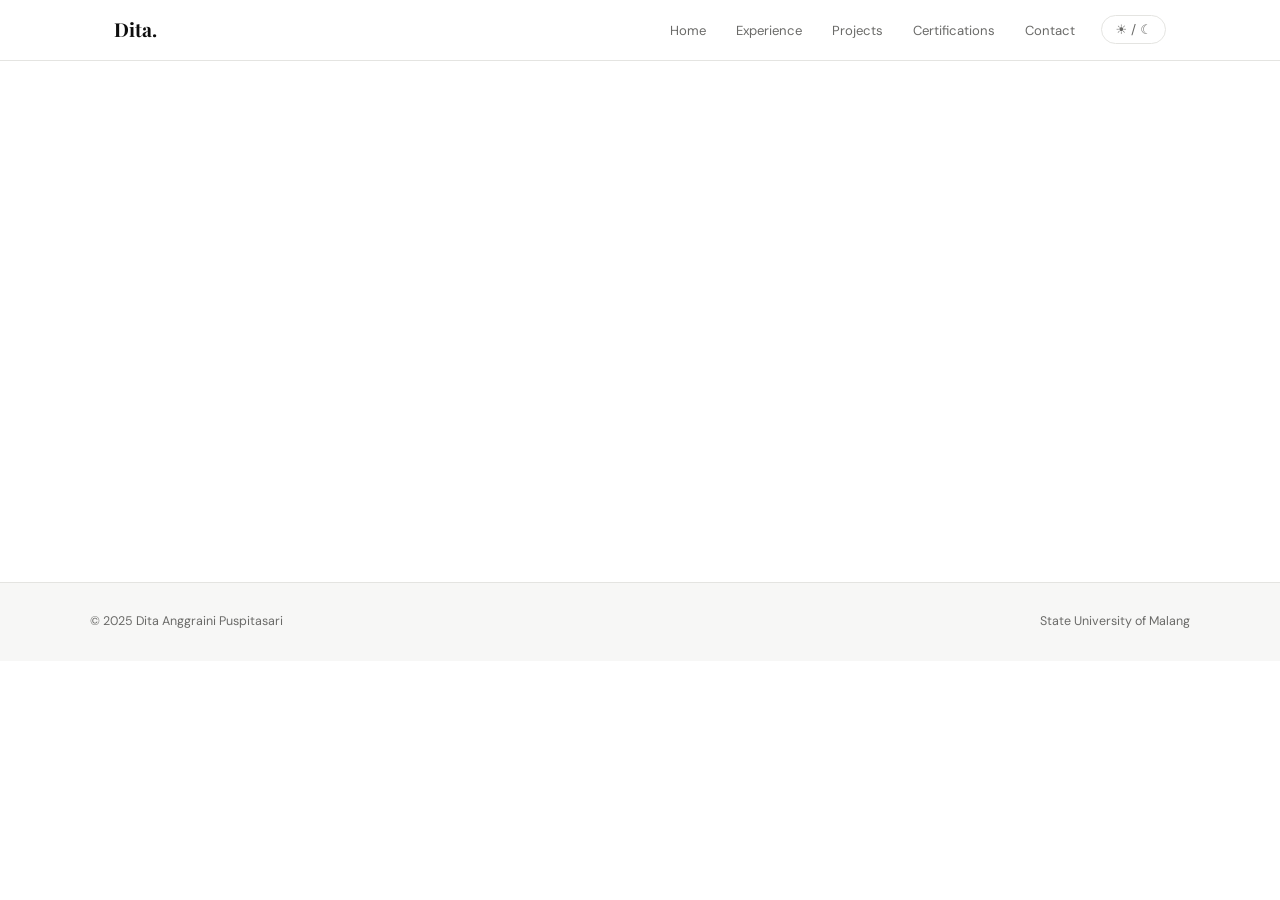
<file: projects.html>
<!DOCTYPE html>
<html lang="en">
<head>
  <meta charset="UTF-8"/>
  <meta name="viewport" content="width=device-width,initial-scale=1.0"/>
  <meta name="description" content="Portfolio of data analysis and web development projects showcasing skills in Python, Tableau, and Power BI."/>
  <meta name="keywords" content="projects, portfolio, data analysis, tableau, power bi, dashboard"/>
  <meta property="og:title" content="Projects — Dita Anggraini"/>
  <meta property="og:description" content="Showcase of completed data and development projects."/>
  <meta property="og:url" content="https://ditaanggraini.com/projects"/>
  <meta http-equiv="Cache-Control" content="no-cache, no-store, must-revalidate"/>
  <meta http-equiv="Pragma" content="no-cache"/>
  <meta http-equiv="Expires" content="0"/>
  <title>Projects — Dita Anggraini</title>
  <link rel="preconnect" href="https://fonts.googleapis.com"/>
  <link rel="preconnect" href="https://fonts.gstatic.com" crossorigin/>
  <link href="https://fonts.googleapis.com/css2?family=Playfair+Display:ital,wght@0,700;1,400&family=DM+Sans:wght@300;400;500&display=swap" rel="stylesheet" font-display="swap"/>
  <link rel="stylesheet" href="src/css/style.css"/>
  <style>
    /* ── PROJECT DETAIL MODAL (viewer) ─────────────────────────── */
    #modal-detail { z-index: 310; }
    .detail-hero {
      width: 100%;
      aspect-ratio: 16/9;
      background: var(--bg2);
      border-radius: var(--r);
      overflow: hidden;
      margin-bottom: 24px;
      display: flex;
      align-items: center;
      justify-content: center;
      position: relative;
    }
    .detail-hero img {
      width: 100%; height: 100%;
      object-fit: cover;
    }
    .detail-hero .ph-icon {
      color: var(--bdr2);
    }
    .detail-tags { display: flex; flex-wrap: wrap; gap: 7px; margin-bottom: 16px; }
    .detail-tag {
      padding: 4px 12px;
      border: 1px solid var(--bdr);
      border-radius: var(--pill);
      font-size: .72rem;
      color: var(--muted);
    }
    .detail-desc { font-size: .92rem; color: var(--muted); line-height: 1.8; margin-bottom: 20px; }
    .detail-result {
      background: var(--bg2);
      border-left: 3px solid var(--txt);
      padding: 12px 16px;
      border-radius: 0 var(--r) var(--r) 0;
      font-size: .85rem;
      color: var(--muted);
      margin-bottom: 24px;
    }
    .detail-result strong { color: var(--txt); display: block; font-size: .72rem; letter-spacing: .08em; text-transform: uppercase; margin-bottom: 4px; }
    .detail-links { display: flex; flex-wrap: wrap; gap: 10px; }
    .detail-link-btn {
      display: inline-flex;
      align-items: center;
      gap: 7px;
      padding: 10px 20px;
      border-radius: var(--pill);
      font-size: .83rem;
      font-weight: 500;
      border: 1.5px solid var(--bdr2);
      background: transparent;
      color: var(--txt);
      cursor: pointer;
      text-decoration: none;
      transition: background .2s, border-color .2s, transform .2s;
    }
    .detail-link-btn:hover { background: var(--bg2); border-color: var(--txt); transform: translateY(-1px); }
    .detail-link-btn.primary { background: var(--txt); color: var(--bg); border-color: var(--txt); }
    .detail-link-btn.primary:hover { opacity: .82; }
    .detail-link-icon { font-size: 14px; }
    .no-links { font-size: .83rem; color: var(--faint); font-style: italic; }

    /* ── MULTI-LINK BUILDER (admin form) ────────────────────────── */
    .link-builder { display: flex; flex-direction: column; gap: 10px; }
    .link-row {
      display: grid;
      grid-template-columns: 120px 1fr auto;
      gap: 8px;
      align-items: center;
    }
    .link-row select, .link-row input { margin: 0; }
    .link-remove {
      background: none;
      border: 1px solid #fca5a5;
      color: #b91c1c;
      border-radius: var(--pill);
      padding: 6px 10px;
      font-size: .75rem;
      cursor: pointer;
      white-space: nowrap;
    }
    .link-add-btn {
      background: none;
      border: 1px dashed var(--bdr2);
      color: var(--muted);
      border-radius: var(--r);
      padding: 8px;
      font-size: .8rem;
      cursor: pointer;
      transition: border-color .2s, color .2s;
    }
    .link-add-btn:hover { border-color: var(--txt); color: var(--txt); }

    /* ── IMAGE UPLOAD AREA ──────────────────────────────────────── */
    .img-upload-area {
      border: 2px dashed var(--bdr2);
      border-radius: var(--r);
      padding: 24px;
      text-align: center;
      cursor: pointer;
      transition: border-color .2s, background .2s;
      position: relative;
    }
    .img-upload-area:hover { border-color: var(--txt); background: var(--bg2); }
    .img-upload-area input[type=file] {
      position: absolute; inset: 0; opacity: 0; cursor: pointer; width: 100%; height: 100%;
    }
    .img-upload-area .upload-icon { font-size: 1.5rem; margin-bottom: 8px; }
    .img-upload-area p { font-size: .8rem; color: var(--muted); margin: 0; }
    .img-upload-area p span { color: var(--txt); font-weight: 500; }
    /* Preview: hidden by default via style, shown by JS */
    /* Multi-image thumbnails in form */
    .img-thumbs { display:flex;flex-wrap:wrap;gap:8px;margin-top:10px; }
    .img-thumb-wrap {
      position:relative;width:80px;height:60px;border-radius:8px;
      overflow:hidden;border:1px solid var(--bdr);flex-shrink:0;
    }
    .img-thumb-wrap img { width:100%;height:100%;object-fit:cover; }
    .img-thumb-del {
      position:absolute;top:2px;right:2px;background:rgba(0,0,0,.6);
      color:#fff;border:none;border-radius:50%;width:18px;height:18px;
      font-size:10px;cursor:pointer;display:flex;align-items:center;justify-content:center;
    }
    /* Detail slideshow */
    .slideshow { position:relative;width:100%;aspect-ratio:16/9;overflow:hidden;border-radius:var(--r);background:var(--bg2); }
    .slide { display:none;width:100%;height:100%; }
    .slide.active { display:flex;align-items:center;justify-content:center; }
    .slide img { width:100%;height:100%;object-fit:cover; }
    .slide-nav {
      position:absolute;top:50%;transform:translateY(-50%);
      background:rgba(0,0,0,.45);color:#fff;border:none;
      border-radius:50%;width:36px;height:36px;font-size:1rem;
      cursor:pointer;display:flex;align-items:center;justify-content:center;
      transition:background .2s;z-index:5;
    }
    .slide-nav:hover { background:rgba(0,0,0,.7); }
    .slide-prev { left:10px; }
    .slide-next { right:10px; }
    .slide-dots { position:absolute;bottom:10px;left:50%;transform:translateX(-50%);display:flex;gap:6px; }
    .slide-dot {
      width:7px;height:7px;border-radius:50%;background:rgba(255,255,255,.5);
      cursor:pointer;border:none;transition:background .2s;
    }
    .slide-dot.active { background:#fff; }

    /* Category filter pills */
    .filter-pill {
      padding: 5px 14px;
      border-radius: var(--pill);
      border: 1px solid var(--bdr);
      background: transparent;
      color: var(--muted);
      font-size: .75rem;
      font-weight: 500;
      cursor: pointer;
      transition: background .2s, color .2s, border-color .2s;
    }
    .filter-pill:hover { border-color: var(--bdr2); color: var(--txt); }
    .filter-pill.active { background: var(--txt); color: var(--bg); border-color: var(--txt); }

    /* card clickable cursor */
    .pcard { cursor: pointer; }
    .pcard-img img { display: block; }

    /* CERT detail modal adjustments */
    .cert-detail-img {
      width: 100%; aspect-ratio: 4/3;
      object-fit: contain;
      background: var(--bg2);
      border-radius: var(--r);
      margin-bottom: 20px;
    }

    @media (max-width: 600px) {
      .link-row { grid-template-columns: 1fr; }
      .detail-modal { max-width: 100%; }
    }
  </style>
</head>
<body>

<nav id="navbar">
  <div class="nav-inner">
    <a href="index.html" class="nav-logo">Dita.</a>
    <ul class="nav-pages">
      <li><a href="index.html" data-page="home">Home</a></li>
      <li><a href="experience.html" data-page="experience">Experience</a></li>
      <li><a href="projects.html" data-page="projects">Projects</a></li>
      <li><a href="certifications.html" data-page="certifications">Certifications</a></li>
      <li><a href="contact.html" data-page="contact">Contact</a></li>
    </ul>
    <button id="theme-tog" aria-label="Toggle dark mode">☀ / ☾</button>
    <button id="ham" aria-label="Menu" aria-expanded="false"><span></span><span></span><span></span></button>
  </div>
</nav>
<div class="mob-drawer" id="mob-drawer">
  <ul>
    <li><a href="index.html" data-page="home">Home</a></li>
    <li><a href="experience.html" data-page="experience">Experience</a></li>
    <li><a href="projects.html" data-page="projects">Projects</a></li>
    <li><a href="certifications.html" data-page="certifications">Certifications</a></li>
    <li><a href="contact.html" data-page="contact">Contact</a></li>
  </ul>
</div>

<div class="page-wrap">
  <div class="page-hero">
    <div class="wrap">
      <span class="tag">Work & Projects</span>
      <h1>Projects &amp; <em>Case Studies</em></h1>
      <p>From financial automation systems to WebXR educational platforms world projects with measurable impact.</p>
    </div>
  </div>

  <section class="section">
    <div class="wrap">
      <div class="section-ctrl">
        <h2 class="sh" style="margin-bottom:0">All Projects</h2>
        <div style="display:flex;gap:8px;flex-wrap:wrap;align-items:center">
          <!-- Category filter (visible to all) -->
          <div id="filter-wrap" style="display:flex;gap:6px;flex-wrap:wrap"></div>
          
          <!-- Sort dropdown -->
          <div style="position:relative">
            <button id="sort-btn" class="filter-pill" style="display:inline-flex;align-items:center;gap:4px;cursor:pointer"
                    onclick="toggleSortMenu()">
              Recently Added <span style="font-size:0.7rem">▼</span>
            </button>
            <div id="sort-menu" style="display:none;position:absolute;top:100%;right:0;background:var(--bg);border:1px solid var(--bdr);border-radius:var(--r);overflow:hidden;z-index:100;min-width:150px;box-shadow:var(--shadow-sm);margin-top:4px">
              <button class="sort-menu-item" data-sort="newest" onclick="setSortBy('newest'); toggleSortMenu()" style="width:100%;text-align:left;padding:10px 12px;border:none;background:transparent;color:var(--txt);cursor:pointer;font-size:.85rem;transition:background .2s;border-bottom:1px solid var(--bdr2)" onmouseover="this.style.background='var(--bg2)'" onmouseout="this.style.background='transparent'">
                Recently Added
              </button>
              <button class="sort-menu-item" data-sort="oldest" onclick="setSortBy('oldest'); toggleSortMenu()" style="width:100%;text-align:left;padding:10px 12px;border:none;background:transparent;color:var(--txt);cursor:pointer;font-size:.85rem;transition:background .2s;border-bottom:1px solid var(--bdr2)" onmouseover="this.style.background='var(--bg2)'" onmouseout="this.style.background='transparent'">
                Earliest Added
              </button>
              <button class="sort-menu-item" data-sort="title-asc" onclick="setSortBy('title-asc'); toggleSortMenu()" style="width:100%;text-align:left;padding:10px 12px;border:none;background:transparent;color:var(--txt);cursor:pointer;font-size:.85rem;transition:background .2s;border-bottom:1px solid var(--bdr2)" onmouseover="this.style.background='var(--bg2)'" onmouseout="this.style.background='transparent'">
                Name (A–Z)
              </button>
              <button class="sort-menu-item" data-sort="title-desc" onclick="setSortBy('title-desc'); toggleSortMenu()" style="width:100%;text-align:left;padding:10px 12px;border:none;background:transparent;color:var(--txt);cursor:pointer;font-size:.85rem;transition:background .2s" onmouseover="this.style.background='var(--bg2)'" onmouseout="this.style.background='transparent'">
                Name (Z–A)
              </button>
            </div>
          </div>
          
          <!-- Add button (admin only) -->
          <button class="btn btn-p btn-sm admin-only" data-saved-display="inline-flex"
                  onclick="openAddModal()">+ Add Project</button>
          
          <!-- GitHub Sync button (admin only) -->
          <button class="btn btn-s btn-sm admin-only" data-saved-display="inline-flex"
                  onclick="setupGitHubSync()" title="Setup GitHub token untuk auto-sync">
            <span id="github-sync-status">🔗 GitHub</span>
          </button>
        </div>
      </div>
      <div class="pgrid" id="proj-list"></div>
      <div id="proj-pagination"></div>
    </div>
  </section>
</div>

<footer>
  <div class="footer-inner">
    <p>© 2025 Dita Anggraini Puspitasari</p>
    <p>State University of Malang</p>
  </div>
</footer>

<!-- ══════════════════════════════════════════════════════════
     PROJECT DETAIL MODAL (semua orang bisa lihat)
════════════════════════════════════════════════════════════ -->
<div class="modal-backdrop" id="modal-detail">
  <div class="modal" style="max-width:680px" role="dialog" aria-modal="true" aria-labelledby="detail-title">
    <div class="modal-header">
      <h3 class="modal-title" id="detail-title"></h3>
      <button class="modal-close" onclick="closeModal('modal-detail')" aria-label="Close">✕</button>
    </div>

    <!-- Slideshow / placeholder -->
    <div id="detail-slideshow-wrap">
      <!-- rendered by openDetail() -->
    </div>

    <!-- Meta -->
    <div style="display:flex;align-items:center;justify-content:space-between;flex-wrap:wrap;gap:8px;margin-bottom:12px">
      <div class="detail-tags" id="detail-tags" style="margin-bottom:0"></div>
      <span style="font-size:.75rem;color:var(--faint);font-weight:500" id="detail-year"></span>
    </div>

    <!-- Description -->
    <p class="detail-desc" id="detail-desc"></p>

    <!-- Result / achievement -->
    <div class="detail-result" id="detail-result-wrap" style="display:none">
      <strong>Key Achievement</strong>
      <span id="detail-result"></span>
    </div>

    <!-- Links section -->
    <div id="detail-links-section">
      <p style="font-size:.75rem;font-weight:500;color:var(--muted);letter-spacing:.08em;text-transform:uppercase;margin-bottom:12px">Open Project</p>
      <div class="detail-links" id="detail-links"></div>
    </div>

    <!-- Admin edit button inside detail -->
    <div class="admin-only" data-saved-display="flex" style="margin-top:20px;padding-top:20px;border-top:1px solid var(--bdr);display:flex;gap:10px">
      <button class="btn btn-o btn-sm" id="detail-edit-btn">✏ Edit Project</button>
      <button class="btn btn-sm" style="border:1px solid #fca5a5;color:#b91c1c;background:transparent" id="detail-delete-btn">✕ Delete</button>
    </div>
  </div>
</div>

<!-- ══════════════════════════════════════════════════════════
     ADD / EDIT PROJECT MODAL (admin only)
════════════════════════════════════════════════════════════ -->
<div class="modal-backdrop admin-only" id="modal-proj">
  <div class="modal" style="max-width:600px" role="dialog" aria-modal="true" aria-labelledby="modal-proj-title">
    <div class="modal-header">
      <h3 class="modal-title" id="modal-proj-title">Add Project</h3>
      <button class="modal-close" onclick="closeModal('modal-proj')" aria-label="Close">✕</button>
    </div>
    <form id="proj-form" onsubmit="saveProj(); return false;">
      <input type="hidden" id="proj-edit-id"/>

      <!-- Multi-image upload -->
    <div class="form-group">
      <label>Gambar Project (bisa lebih dari satu, gambar pertama = cover)</label>
      <div class="img-upload-area" id="img-upload-area">
        <input type="file" id="proj-img-file" accept="image/*" multiple onchange="handleImgUpload(this)"/>
        <div class="upload-icon">🖼</div>
        <p><span>Klik untuk upload</span> — bisa pilih beberapa gambar sekaligus</p>
        <p style="margin-top:4px;font-size:.72rem;opacity:.7">PNG, JPG, WEBP — maks 2MB per gambar</p>
      </div>
      <div class="img-thumbs" id="img-thumbs-wrap"></div>
    </div>

    <div class="form-group">
      <label>Project Title *</label>
      <input type="text" id="proj-title" placeholder="e.g. Automated Financial Reporting System"/>
    </div>
    <div class="form-row">
      <div class="form-group">
        <label>Year</label>
        <input type="text" id="proj-year" placeholder="2024"/>
      </div>
      <div class="form-group">
        <label>Category</label>
        <select id="proj-category">
          <option value="Data Analysis">Data Analysis</option>
          <option value="Web Development">Web Development</option>
          <option value="Machine Learning">Machine Learning</option>
          <option value="Dashboard">Dashboard</option>
          <option value="Mobile App">Mobile App</option>
          <option value="Other">Other</option>
        </select>
      </div>
    </div>
    <div class="form-group">
      <label>Tags / Tech Stack (comma-separated)</label>
      <input type="text" id="proj-tags" placeholder="Python, Tableau, SQL"/>
    </div>
    <div class="form-group">
      <label>Description *</label>
      <textarea id="proj-desc" rows="4" placeholder="Jelaskan project ini — apa yang dilakukan, metodologi, dan dampaknya..."></textarea>
    </div>
    <div class="form-group">
      <label>Key Achievement / Result</label>
      <input type="text" id="proj-result" placeholder="e.g. 94% reduction in report time"/>
    </div>

    <!-- Multi-link builder -->
    <div class="form-group">
      <label>Links (GitHub, Tableau, PDF, Live Demo, dll)</label>
      <div class="link-builder" id="link-builder"></div>
      <button type="button" class="link-add-btn" onclick="addLinkRow()" style="width:100%;margin-top:8px">+ Tambah Link</button>
    </div>

    <div class="modal-footer">
      <button type="button" class="btn btn-o btn-sm" onclick="closeModal('modal-proj')">Cancel</button>
      <button type="submit" class="btn btn-p btn-sm">Simpan Project</button>
    </div>
    </form>
  </div>
</div>

<div id="toast"></div>
<div id="admin-bar" onclick="promptAdminLogin()" title="Klik untuk keluar admin mode">
  <div class="admin-dot"></div>
  Admin Mode Aktif — Klik untuk keluar
</div>

<script src="src/js/constants.js"></script>
<script src="src/js/shared.js"></script>
<script src="src/js/data-sync.js"></script>
<script src="src/js/github-sync.js"></script>
<script src="src/js/cloudinary-client.js"></script>
<script src="src/js/image-upload-handler.js"></script>
<script src="src/js/debug-storage.js"></script>
<script src="src/js/debug-save-flow.js"></script>
<script>
/* ══════════════════════════════════════════════════════════
   DATA — Default projects dari CV
════════════════════════════════════════════════════════════ */
let _projPage = 0;
const _projPerPage = 10;

const DEFAULT_PROJ = [
  {
    id:'p1', title:'Automated Financial Reporting & Analysis System – HMD TEI',
    year:'2024', category:'Data Analysis',
    tags:['Excel','VBA','Power Query','Financial Modeling','Dashboard Design','Organizational Finance'],
    desc:'Excel-based financial reporting system built during tenure as General Treasurer (Bendahara Umum) of HMD TEI, Universitas Negeri Malang, processing 300+ monthly transactions for the organization. Built with VBA macros and Power Query automation featuring a complete dashboard, structured data storage, and automated report generation. Template subsequently adopted by 3 other departments within the organization.',
    result:'94% reduction in report generation time (4 hrs → 15 min) · 300+ monthly transactions processed · Adopted by 3 departments',
    imgs:[url: 'https://res.cloudinary.com/dbggpqfnc/image/upload/q_auto/f_auto/v1778198058/dita_portofolio/project/f7cuerm9gsyupdub3dy4.jpg'],
    links:[{ type:'Excel', label:'Exel Report', url:'https://docs.google.com/spreadsheets/d/1UvIfHxYYbqDSml38JZgckzFwHr__gMMmt9YivJd3rC0/edit?usp=drive_link' }]
  },
  {
    id:'p2', title:'SIDIKAR – Sistem Informasi Dinoyo Keramik (Cultural Tourism & E-Commerce Platform)',
    year:'2024', category:'Web Development',
    tags:['Laravel 9','PHP','MySQL','Figma','User Research','UX Testing','Technical Writing'],
    desc:'Full-stack web platform built as a group academic project (Mata Kuliah Proyek Sistem Informasi, Universitas Negeri Malang) to digitize Kampung Wisata Keramik Dinoyo — featuring a ceramic product catalog, artisan e-commerce, and cultural tourism information hub. Contributed as User Researcher & Technical Writer, conducting stakeholder interviews and producing the system documentation and user guide. Project submitted to Capstone Expo (inter-class competition within the study program) and successfully obtained Hak Kekayaan Intelektual (HKI) recognition.',
    result:'Obtained HKI (Intellectual Property Rights) · Presented at Capstone Expo inter-class competition',
    imgs:[url: 'https://res.cloudinary.com/dbggpqfnc/image/upload/q_auto/f_auto/v1778202812/dita_portofolio/project/svjsqvecmc7ng2zibwjf.jpg'],
    links:[{ type:'GitHub', label:'Source Code', url:'https://github.com/DavidSatria29/Project-PSI.git' }, { type:'PDF Report', label:'Project Report', url:'https://drive.google.com/file/d/1_rTlrs0aBWKs1qWRRbkG34DJJlY0NDH0/view?usp=sharing' }]
  },
  {
    id:'p3', title:'Virtual Nusantara – WebXR Platform for Indonesian Cultural & Tourism Education',
    year:'2024', category:'Web Development',
    tags:['WebXR','Augmented Reality','HTML/CSS/JS','Technical Writing','Asset Management'],
    desc:'Group academic project (Mata Kuliah Pemrograman Web, Universitas Negeri Malang) a WebXR-powered educational platform showcasing Indonesian cultural heritage and tourism destinations across Nusantara. Features augmented reality (AR) for exploring cultural objects and an interactive information hub covering various regional destinations including Pulau Bali. Contributed as Asset Collector & Documentation Lead, responsible for gathering visual assets, authoring learning modules, and producing the project report.',
    result:'Delivered functional WebXR + AR cultural platform covering multiple Indonesian destinations · Authored full module & project documentation',
    imgs:[url: 'https://res.cloudinary.com/dbggpqfnc/image/upload/q_auto/f_auto/v1778724244/dita_portofolio/project/ypcpqtj7pf9bykvib9d2.jpg'],
    links:[{ type:'GitHub', label:'Source Code', url:'https://github.com/AvanFabian/WebKebudayaan.git' }, { type:'PDF Report', label:'Project Report', url:'https://drive.google.com/file/d/1_rTlrs0aBWKs1qWRRbkG34DJJlY0NDH0/view?usp=sharing' }]
  },
  {
    id:'p4', title:'New Student Apparel Data Management System – HMD TEI 2023',
    year:'2023', category:'Data Management',
    tags:['Google Sheets','Data Management','Spreadsheet Design','Inventory Tracking','Organizational Operations'],
    desc:'Developed and managed a structured data tracking system using Google Sheets to handle apparel orders for 450+ incoming students (Angkatan 2023) at HMD TEI, Universitas Negeri Malang. Covered two product types (baju angkatan & katelpak) across multiple size variations and payment methods (BRI transfer & cash). Built multi-sheet architecture with per-class tabs, payment status tracking, and a consolidated recap sheet. Executed during August–December 2023 as Staff Kewirausahaan HMD TEI.',
    result:'Managed 450+ student orders across 10+ class tabs · Consolidated multi-class data into single recap sheet · Zero data loss throughout the period',
    imgs:[],
    links:[]
  },
  {
    id:'p5', title:'TyroPredict  ML-Powered Thyroid Disease Prediction Platform',
    year:'2024', category:'Machine Learning',
    tags:['Laravel','Machine Learning','Data Science','Healthcare Tech','Technical Writing','HKI Registration'],
    desc:'Group academic project (Mata Kuliah Data Science, Universitas Negeri Malang) — a machine learning-based web platform built with Laravel to predict thyroid disease risk based on patient symptom input. The system enables users to upload medical data and receive predictive analysis, aimed at supporting early detection of thyroid conditions. Contributed as Documentation Lead & HKI Administrator, responsible for authoring the project report and managing the full Hak Kekayaan Intelektual (HKI) registration process. Project successfully obtained HKI recognition.',
    result:'Successfully obtained HKI (Intellectual Property Rights) · Led full HKI registration process · Delivered ML-based thyroid prediction with file upload feature',
    imgs:[],
    links:[]
  },
  {
    id:'p6', title:'Automated Personal Finance Manager – Google Sheets + Apps Script',
    year:'2025', category:'Financial Automation',
    tags:['Google Sheets','Google Apps Script','Google Forms','Financial Modeling','Process Automation','Solo Project'],
    desc:'Self-initiated personal project — an automated personal finance management system built with Google Sheets and Google Apps Script. Features a Google Forms-integrated data entry flow that eliminates manual input, auto-populating transaction records into categorized sheets. Includes monthly recap dashboard, budget vs. actual spending analysis, savings tracker, and payment method breakdown. Currently available as a commercial template product.',
    result:'Full automation via Apps Script — zero manual entry · Covers income, expenses, savings & budget tracking in one system · Launched as independent commercial product',
    imgs:[],
    links:[]
  },
  {
    id:'p7', title:'YouTube Global Channel Analytics Dashboard – Looker Studio',
    year:'2024', category:'Data Visualization',
    tags:['Looker Studio','Google Data Studio','Data Visualization','Kaggle Dataset','Dashboard Design','Internship Project'],
    desc:'Interactive data visualization dashboard built during an internship at Inovasi Lentera, analyzing 1,791 YouTube channels across multiple countries using a public dataset sourced from Kaggle. Built with Looker Studio (Google Data Studio), the dashboard features channel performance metrics, subscriber & view distribution by country, geographic channel mapping, and top channel rankings. Highlights include T-Series (India) as the leading channel with 2.79B subscribers and 3.02T total views.',
    result:'Visualized 1,791 YouTube channels across global regions · Built interactive geo-mapping & multi-metric filtering · Completed during internship at Inovasi Lentera',
    imgs:[],
    links:[]
  },
  {
    id:'p8', title:'Indonesian E-Commerce Sentiment Analysis – ML Algorithm Comparison (Skripsi)',
    year:'2025', category:'Machine Learning',
    tags:['Python','Scikit-learn','NLP','Sentiment Analysis','Machine Learning','SMOTE','TF-IDF','Thesis'],
    desc:'Undergraduate thesis research (Universitas Negeri Malang) comparing four machine learning algorithms — SVM, KNN, Naïve Bayes, and Decision Tree — for sentiment classification of Indonesian e-commerce reviews across Shopee, Tokopedia, and Lazada. Processed 3,000 raw reviews through a full NLP pipeline: data cleaning, preprocessing (tokenizing, stemming, normalization), automatic labeling via Lexicon-Based InSet, TF-IDF feature extraction, and SMOTE oversampling for class balancing. Evaluated across three train-test splits (90:10, 80:20, 75:25).',
    result:'SVM best ROC-AUC: 0.9947 · Decision Tree best accuracy: 96.60% · SMOTE improved avg F1-score by +3.71% · Analyzed 3,000 reviews across 3 platforms',
    imgs:[],
    links:[{ type:'PDF Report', label:'Thesis PDF (Sidang)', url:'' }]
  },
  {
    id:'p9', title:'KKN MBKM Desa Srigading – Education & Community Empowerment Program',
    year:'2024', category:'Community Development',
    tags:['Google Sheets','Project Coordination','Event Management','Community Development','Program Planning','Educational Outreach'],
    desc:'Participated in a 3-month community service program (KKN MBKM, Universitas Negeri Malang) at Desa Srigading, serving as Head of Event Division (Ketua Sie Acara) responsible for coordinating all program activities and daily scheduling across the team. Led the EduFun program as Program Coordinator, overseeing educational outreach activities at 3 elementary schools (SD 1, 2, 3 Srigading) and 1 junior high school (SMP Srigading). Developed program proposals and maintained a structured activity schedule covering multiple community pillars: Education (EduFun), Environment (EcoFarming), Health (PS), and Web Development.',
    result:'Led educational outreach across 4 schools · Managed full 3-month activity schedule as Head of Event Division · Coordinated multi-pillar community programs',
    imgs:[],
    links:[]
  },
  {
    id:'p10', title:'Sales & Product Return Analytics Dashboard – Power BI',
    year:'2025', category:'Data Visualization',
    tags:['Power BI','Data Visualization','DAX','Business Intelligence','FMCG Analytics','Dashboard Design'],
    desc:'Interactive 3-page sales analytics dashboard built with Microsoft Power BI using a dummy FMCG dataset simulating a distribution company. Covers Rp 533M total sales across 4 product categories (Odol Gigi, Deterjen, Mie Instan, Teh Kemasan) and 14 retail stores, featuring month-over-month growth tracking, return rate analysis per product, revenue breakdown by store type (Internal vs External), and monthly trend visualization across January–June. Includes dynamic filters for month, category, transaction type, and status.',
    result:'Visualized Rp 533M sales data across 14 stores & 4 categories · Built 3-page interactive dashboard with dynamic slicers · Identified 21.4% overall return rate with per-product breakdown',
    imgs:[],
    links:[]
  },
  {
    id:'p11', title:'Business Analysis & Process Management – Mahi\'s Styling (Coursera Certification Project)',
    year:'2026', category:'Business Analysis',
    tags:['Business Analysis','Process Mapping','Flowchart Design','Business Process Management','Coursera Certification','Stakeholder Analysis'],
    desc:'Capstone project for a Coursera Business Analysis & Process Management certification — a comprehensive business analysis report for Mahi\'s Styling, a fictional online boutique and home styling startup. Delivered a full business analysis document covering business overview, product & service mapping, target customer segmentation, strategic goals & vision, competitive landscape analysis, and current business needs identification. Produced 3 end-to-end business process flowcharts: Styling Service Flow, Product Transaction Flow, and Employee Recruitment Flow, each with multi-actor swim lane diagrams and activity-output tables.',
    result:'Delivered 9-section business analysis report · Designed 3 multi-actor process flowcharts · Completed as Coursera certification capstone',
    imgs:[],
    links:[{ type:'PDF Report', label:'Business Analysis Report', url:'' }]
  },
];

const PROJ_KEY = 'dita-projects';

// Global cache for projects (loaded from data.json + localStorage)
let _projCache = null;
let _projCacheLoaded = false;

/**
 * Initialize projects cache from data.json on page load
 */
async function initProjCache() {
  if (_projCacheLoaded) {
    console.log('[PROJ] Cache already loaded, skipping...');
    return;
  }
  
  console.log('[PROJ] Starting cache initialization...');
  
  try {
    // This will check localStorage FIRST, then cloud
    const loadedData = await DataSync.load();
    
    if (loadedData && loadedData.length > 0) {
      _projCache = loadedData;
      console.log('[PROJ] ✓ Loaded', _projCache.length, 'projects');
    } else {
      console.warn('[PROJ] No data loaded, using DEFAULT');
      _projCache = DEFAULT_PROJ;
    }
    
    _projCacheLoaded = true;
    console.log('[PROJ] ✓ Cache ready with', _projCache.length, 'projects');
    
  } catch (err) {
    console.error('[PROJ] Error initializing cache:', err);
    _projCache = DEFAULT_PROJ;
    _projCacheLoaded = true;
    console.log('[PROJ] Fallback to DEFAULT_PROJ');
  }
}

function loadProj() {
  // Always return cached data if ready, else DEFAULT
  if (!_projCacheLoaded) {
    console.warn('[PROJ] ⚠ Cache not ready, returning DEFAULT');
    return DEFAULT_PROJ;
  }
  
  if (!_projCache || _projCache.length === 0) {
    console.warn('[PROJ] ⚠ Cache empty, returning DEFAULT');
    return DEFAULT_PROJ;
  }
  
  return _projCache;
}

/* ── LINK TYPE CONFIG ───────────────────────────────────── */
const LINK_TYPES = {
  'GitHub':     { icon:'🐙', primary: false },
  'Live Demo':  { icon:'🌐', primary: true  },
  'Tableau':    { icon:'📊', primary: true  },
  'Google Sheets':{ icon:'📋', primary: false },
  'PDF Report': { icon:'📄', primary: false },
  'Figma':      { icon:'🎨', primary: false },
  'YouTube':    { icon:'▶',  primary: false },
  'Excel File': { icon:'📗', primary: false },
  'Other':      { icon:'🔗', primary: false }
};

/* ── PLACEHOLDER ICONS ──────────────────────────────────── */
const PH_ICONS = [
  `<svg viewBox="0 0 24 24" fill="none" stroke="currentColor" stroke-width="1" width="48" height="48"><rect x="3" y="3" width="18" height="18" rx="2"/><path d="M3 9h18M9 21V9"/></svg>`,
  `<svg viewBox="0 0 24 24" fill="none" stroke="currentColor" stroke-width="1" width="48" height="48"><path d="M6 2 3 6v14a2 2 0 0 0 2 2h14a2 2 0 0 0 2-2V6l-3-4z"/><line x1="3" y1="6" x2="21" y2="6"/><path d="M16 10a4 4 0 0 1-8 0"/></svg>`,
  `<svg viewBox="0 0 24 24" fill="none" stroke="currentColor" stroke-width="1" width="48" height="48"><circle cx="12" cy="12" r="3"/><path d="M12 1v4M12 19v4M4.22 4.22l2.83 2.83M16.95 16.95l2.83 2.83M1 12h4M19 12h4M4.22 19.78l2.83-2.83M16.95 7.05l2.83-2.83"/></svg>`,
  `<svg viewBox="0 0 24 24" fill="none" stroke="currentColor" stroke-width="1" width="48" height="48"><rect x="2" y="3" width="20" height="14" rx="2"/><path d="M8 21h8M12 17v4"/></svg>`,
  `<svg viewBox="0 0 24 24" fill="none" stroke="currentColor" stroke-width="1" width="48" height="48"><path d="M21 16V8a2 2 0 0 0-1-1.73l-7-4a2 2 0 0 0-2 0l-7 4A2 2 0 0 0 3 8v8a2 2 0 0 0 1 1.73l7 4a2 2 0 0 0 2 0l7-4A2 2 0 0 0 21 16z"/></svg>`
];

/* ══ FILTER STATE ══════════════════════════════════════════════════════════ */
let _activeFilter = 'All';
let _sortBy = 'newest'; // 'newest' | 'oldest' | 'title-asc' | 'title-desc'

function renderFilterPills() {
  const data = loadProj();
  const cats = ['All', ...new Set(data.map(p => p.category).filter(Boolean))];
  const wrap = document.getElementById('filter-wrap');
  if (!wrap) return;
  wrap.innerHTML = cats.map(cat => `
    <button class="filter-pill ${cat === _activeFilter ? 'active' : ''}"
            onclick="setFilter('${cat}')">${cat}</button>
  `).join('');
}

function setFilter(cat) {
  _activeFilter = cat;
  _projPage = 0; // Reset to first page when filtering
  renderFilterPills();
  renderProj();
}

function setSortBy(sort) {
  _sortBy = sort;
  _projPage = 0; // Reset to first page when sorting
  updateSortUI();
  renderProj();
}

function updateSortUI() {
  const btn = document.getElementById('sort-btn');
  if (!btn) return;
  
  const sortLabels = {
    'newest': 'Recently Added',
    'oldest': 'Oldest First',
    'title-asc': 'Name (A–Z)',
    'title-desc': 'Name (Z–A)'
  };
  
  btn.textContent = sortLabels[_sortBy] || 'Urutkan';
  btn.innerHTML = (sortLabels[_sortBy] || 'Urutkan') + ' <span style="font-size:0.7rem">▼</span>';
}

function toggleSortMenu() {
  const menu = document.getElementById('sort-menu');
  if (!menu) return;
  menu.style.display = menu.style.display === 'none' ? 'block' : 'none';
  
  // Close menu when clicking outside
  if (menu.style.display === 'block') {
    document.addEventListener('click', closeSortMenuOnClickOutside);
  } else {
    document.removeEventListener('click', closeSortMenuOnClickOutside);
  }
}

function closeSortMenuOnClickOutside(event) {
  const menu = document.getElementById('sort-menu');
  const btn = document.getElementById('sort-btn');
  if (menu && btn && !menu.contains(event.target) && !btn.contains(event.target)) {
    menu.style.display = 'none';
    document.removeEventListener('click', closeSortMenuOnClickOutside);
  }
}

/* ══ PROJECT PAGINATION HELPERS ════════════════════════════ */
function getFilteredProjects() {
  const allData = loadProj();
  let filtered = _activeFilter === 'All' ? allData : allData.filter(p => p.category === _activeFilter);
  
  // Apply sorting
  filtered = filtered.slice(); // Create a copy to avoid mutating original
  
  switch(_sortBy) {
    case 'newest':
      // Sort by year descending (newest first), then by id if years are equal
      filtered.sort((a, b) => {
        const yearA = parseInt(a.year) || 0;
        const yearB = parseInt(b.year) || 0;
        if (yearA !== yearB) return yearB - yearA;
        // If same year, maintain original order
        return 0;
      });
      break;
    case 'oldest':
      // Sort by year ascending (oldest first), then by id if years are equal
      filtered.sort((a, b) => {
        const yearA = parseInt(a.year) || 0;
        const yearB = parseInt(b.year) || 0;
        if (yearA !== yearB) return yearA - yearB;
        return 0;
      });
      break;
    case 'title-asc':
      // Sort by title A-Z
      filtered.sort((a, b) => a.title.localeCompare(b.title));
      break;
    case 'title-desc':
      // Sort by title Z-A
      filtered.sort((a, b) => b.title.localeCompare(a.title));
      break;
    default:
      break;
  }
  
  return filtered;
}

function getProjPaginated() {
  const data = getFilteredProjects();
  const start = _projPage * _projPerPage;
  const end = start + _projPerPage;
  return data.slice(start, end);
}

function getTotalProjPages() {
  return Math.ceil(getFilteredProjects().length / _projPerPage);
}

function clampProjPage() {
  const totalPages = getTotalProjPages();
  if (_projPage >= totalPages) {
    _projPage = Math.max(0, totalPages - 1);
  }
}

function updateProjPagination() {
  const totalPages = getTotalProjPages();
  const paginationWrap = document.getElementById('proj-pagination');
  if (totalPages <= 1) {
    paginationWrap.innerHTML = '';
    return;
  }
  paginationWrap.innerHTML = `
    <div style="display:flex;align-items:center;justify-content:center;gap:16px;margin-top:48px;flex-wrap:wrap;padding:24px;border-top:1px solid var(--bdr)">
      <button onclick="prevProjPage()" style="padding:10px 20px;border:1.5px solid var(--bdr);background:var(--bg);color:var(--txt);border-radius:8px;cursor:pointer;font-weight:500;font-size:.85rem;transition:all var(--dur) var(--ease);letter-spacing:.01em" 
              onmouseover="if(!this.disabled){this.style.background='var(--bg2)';this.style.borderColor='var(--txt)';this.style.transform='translateY(-2px)';this.style.boxShadow='var(--shadow-sm)'}" 
              onmouseout="if(!this.disabled){this.style.background='var(--bg)';this.style.borderColor='var(--bdr)';this.style.transform='translateY(0)';this.style.boxShadow='none'}" 
              ${_projPage === 0 ? 'disabled style="opacity:0.5;cursor:not-allowed"' : ''}>← Previous</button>
      <span style="color:var(--muted);font-size:.85rem;font-weight:500;min-width:150px;text-align:center">Page <strong style="color:var(--txt)">${_projPage + 1}</strong> of <strong style="color:var(--txt)">${totalPages}</strong></span>
      <button onclick="nextProjPage()" style="padding:10px 20px;border:1.5px solid var(--bdr);background:var(--bg);color:var(--txt);border-radius:8px;cursor:pointer;font-weight:500;font-size:.85rem;transition:all var(--dur) var(--ease);letter-spacing:.01em" 
              onmouseover="if(!this.disabled){this.style.background='var(--bg2)';this.style.borderColor='var(--txt)';this.style.transform='translateY(-2px)';this.style.boxShadow='var(--shadow-sm)'}" 
              onmouseout="if(!this.disabled){this.style.background='var(--bg)';this.style.borderColor='var(--bdr)';this.style.transform='translateY(0)';this.style.boxShadow='none'}" 
              ${_projPage === totalPages - 1 ? 'disabled style="opacity:0.5;cursor:not-allowed"' : ''}>Next →</button>
    </div>
  `;
}

function nextProjPage() {
  const totalPages = getTotalProjPages();
  if (_projPage < totalPages - 1) {
    _projPage++;
    renderProj();
  }
}

function prevProjPage() {
  if (_projPage > 0) {
    _projPage--;
    renderProj();
  }
}

/* ══════════════════════════════════════════════════════════
   RENDER CARDS
════════════════════════════════════════════════════════════ */
function renderProj() {
  clampProjPage();
  const list = document.getElementById('proj-list');
  const allData = loadProj();
  const allFiltered = _activeFilter === 'All' ? allData : allData.filter(p => p.category === _activeFilter);
  const data = getProjPaginated();
  if (!allFiltered.length) {
    list.innerHTML = `<div class="empty" style="grid-column:1/-1"><p>Belum ada project. Klik "+ Add Project" untuk menambahkan.</p></div>`;
    document.getElementById('proj-pagination').innerHTML = '';
    return;
  }
  list.innerHTML = data.map((p, i) => `
    <article class="pcard fu" style="transition-delay:${i*0.07}s" onclick="openDetail('${p.id}')">
      <div class="pcard-img" style="color:var(--bdr2);position:relative">
        ${(p.imgs && p.imgs.length)
          ? `<img src="${typeof p.imgs[0] === 'string' ? p.imgs[0] : p.imgs[0].url}" alt="${p.title}" style="width:100%;height:100%;object-fit:cover"/>`
          : PH_ICONS[i % PH_ICONS.length]
        }
        <div class="pcard-ov">Lihat Detail →</div>
      </div>
      <div class="pcard-body">
        <div class="pcard-tags">
          ${p.tags.slice(0,3).map(t=>`<span>${t}</span>`).join('')}
          ${p.year ? `<span style="margin-left:auto">${p.year}</span>` : ''}
        </div>
        <h3>${p.title}</h3>
        <p>${p.desc.length > 100 ? p.desc.slice(0,100)+'…' : p.desc}</p>
        ${p.result ? `<p style="font-size:.75rem;color:var(--faint);border-left:2px solid var(--bdr);padding-left:10px;margin-bottom:14px">📊 ${p.result}</p>` : ''}
        <div style="display:flex;align-items:center;justify-content:space-between;flex-wrap:wrap;gap:8px;margin-top:auto">
          <span style="font-size:.78rem;color:var(--muted);font-weight:500">Klik untuk detail →</span>
          <div class="admin-only" data-saved-display="flex" style="display:flex;gap:6px" onclick="event.stopPropagation()">
            <button style="padding:4px 10px;border-radius:99px;font-size:.72rem;border:1px solid var(--bdr);background:var(--bg);color:var(--muted);cursor:pointer" onclick="editProj('${p.id}')">✏ Edit</button>
            <button style="padding:4px 10px;border-radius:99px;font-size:.72rem;border:1px solid #fca5a5;background:var(--bg);color:#b91c1c;cursor:pointer" onclick="deleteProj('${p.id}')">✕</button>
          </div>
        </div>
      </div>
    </article>
  `).join('');
  initFadeUp();
  applyAdminUI();
  updateProjPagination();
}

/* ══════════════════════════════════════════════════════════
   PROJECT DETAIL MODAL
════════════════════════════════════════════════════════════ */
function openDetail(id) {
  const p = loadProj().find(x => x.id === id);
  if (!p) return;

  /* Title & year */
  document.getElementById('detail-title').textContent = p.title;
  document.getElementById('detail-year').textContent  = p.year || '';

  /* Slideshow */
  const swrap = document.getElementById('detail-slideshow-wrap');
  const imgs = p.imgs && p.imgs.length ? p.imgs : [];
  
  // Convert to URL array (handle both old base64 strings and new Cloudinary objects)
  const imgUrls = imgs.map(img => typeof img === 'string' ? img : img.url);
  
  if (imgUrls.length === 0) {
    const idx = loadProj().findIndex(x => x.id === id);
    swrap.innerHTML = `<div class="detail-hero">${PH_ICONS[idx % PH_ICONS.length]}</div>`;
  } else if (imgUrls.length === 1) {
    swrap.innerHTML = `<div class="detail-hero"><img src="${imgUrls[0]}" alt="${p.title}" style="width:100%;height:100%;object-fit:cover"/></div>`;
  } else {
    const slides = imgUrls.map((src,i) =>
      `<div class="slide${i===0?' active':''}"><img src="${src}" alt="slide ${i+1}"/></div>`
    ).join('');
    const dots = imgUrls.map((_,i) =>
      `<button class="slide-dot${i===0?' active':''}" onclick="goSlide(${i})"></button>`
    ).join('');
    swrap.innerHTML = `
      <div class="slideshow" id="detail-slideshow">
        ${slides}
        ${imgUrls.length>1?`<button class="slide-nav slide-prev" onclick="prevSlide()">‹</button>
        <button class="slide-nav slide-next" onclick="nextSlide()">›</button>
        <div class="slide-dots">${dots}</div>`:''}
      </div>`;
    window._curSlide = 0;
    window._totalSlides = imgUrls.length;
  }

  /* Tags */
  document.getElementById('detail-tags').innerHTML =
    p.tags.map(t => `<span class="detail-tag">${t}</span>`).join('');

  /* Desc */
  document.getElementById('detail-desc').textContent = p.desc;

  /* Result */
  const resWrap = document.getElementById('detail-result-wrap');
  if (p.result) {
    document.getElementById('detail-result').textContent = p.result;
    resWrap.style.display = '';
  } else {
    resWrap.style.display = 'none';
  }

  /* Links */
  const linksEl = document.getElementById('detail-links');
  const linksSection = document.getElementById('detail-links-section');
  const validLinks = (p.links || []).filter(l => l.url && l.url.trim());
  if (validLinks.length) {
    linksSection.style.display = '';
    linksEl.innerHTML = validLinks.map(l => {
      const cfg = LINK_TYPES[l.type] || LINK_TYPES['Other'];
      return `<a href="${l.url}" target="_blank" rel="noopener"
                 class="detail-link-btn ${cfg.primary ? 'primary' : ''}">
                <span class="detail-link-icon">${cfg.icon}</span>
                ${l.label || l.type}
              </a>`;
    }).join('');
  } else {
    linksSection.style.display = 'none';
  }

  /* Admin buttons inside detail */
  document.getElementById('detail-edit-btn').onclick   = () => { closeModal('modal-detail'); editProj(id); };
  document.getElementById('detail-delete-btn').onclick = () => { closeModal('modal-detail'); deleteProj(id); };

  applyAdminUI();
  openModal('modal-detail');
}

/* ══════════════════════════════════════════════════════════
   IMAGE UPLOAD (Cloudinary with compression)
════════════════════════════════════════════════════════════ */
/* Multi-image state - CLOUDINARY URLS (defined in image-upload-handler.js)
   let _projectImageUrls = [];  // Array of { url, cloudinaryId, width, height }
*/

async function handleImgUpload(input) {
  const files = Array.from(input.files);
  if (!files.length) return;

  showToast(`📤 Mengupload ${files.length} gambar...`);

  let successCount = 0;
  let failCount = 0;

  // Upload each file with compression
  for (let i = 0; i < files.length; i++) {
    const file = files[i];

    // Validate file size (before compression)
    if (file.size > 5 * 1024 * 1024) {
      showToast(`⚠ ${file.name} terlalu besar (>5MB), dilewati.`);
      failCount++;
      continue;
    }

    try {
      // Upload with compression to Cloudinary
      const result = await uploadImageWithCompression(file, 'project');

      if (result.success) {
        // Store Cloudinary URL and metadata
        _projectImageUrls.push({
          url: result.url,
          cloudinaryId: result.cloudinaryId,
          width: result.width,
          height: result.height
        });
        successCount++;
        console.log(`✓ Image ${i+1} uploaded:`, result.url);
      } else {
        failCount++;
      }
    } catch (error) {
      console.error(`Error uploading ${file.name}:`, error);
      failCount++;
    }
  }

  // Update thumbnails
  renderThumbs();

  // Show summary
  if (successCount > 0) {
    showToast(`✓ ${successCount} gambar berhasil diupload ke Cloudinary`);
  }
  if (failCount > 0) {
    showToast(`⚠ ${failCount} gambar gagal`);
  }

  input.value = '';
}

function renderThumbs() {
  const wrap = document.getElementById('img-thumbs-wrap');
  if (!wrap) return;

  if (_projectImageUrls.length === 0) {
    wrap.innerHTML = '';
    const hint = document.querySelector('#img-upload-area p');
    if (hint) hint.innerHTML = '<span>Klik untuk upload</span> — bisa pilih beberapa gambar sekaligus';
    return;
  }

  wrap.innerHTML = _projectImageUrls.map((img, i) => `
    <div class="img-thumb-wrap">
      <img src="${img.url}" alt="project-image-${i}" style="width:100%;height:100%;object-fit:cover"/>
      <button type="button" class="img-thumb-del" onclick="removeThumb(${i})" title="Hapus">✕</button>
    </div>
  `).join('');
  
  const hint = document.querySelector('#img-upload-area p');
  if (hint) hint.innerHTML = `<span>${_projectImageUrls.length} gambar</span> — klik untuk tambah lagi`;
}

function removeThumb(i) {
  // Remove from Cloudinary URLs array
  _projectImageUrls.splice(i, 1);
  renderThumbs();
}

function clearImg() {
  _projectImageUrls = [];
  document.getElementById('proj-img-file').value = '';
  const wrap = document.getElementById('img-thumbs-wrap');
  if (wrap) wrap.innerHTML = '';
  const hint = document.querySelector('#img-upload-area p');
  if (hint) hint.innerHTML = '<span>Klik untuk upload</span> — bisa pilih beberapa gambar sekaligus';
}

/* Slideshow navigation (detail modal) */
function goSlide(idx) {
  const slides = document.querySelectorAll('#detail-slideshow .slide');
  const dots   = document.querySelectorAll('#detail-slideshow .slide-dot');
  slides.forEach((s,i) => s.classList.toggle('active', i===idx));
  dots.forEach((d,i)   => d.classList.toggle('active', i===idx));
  window._curSlide = idx;
}
function nextSlide() { goSlide((window._curSlide + 1) % window._totalSlides); }
function prevSlide() { goSlide((window._curSlide - 1 + window._totalSlides) % window._totalSlides); }

/* ══════════════════════════════════════════════════════════
   MULTI-LINK BUILDER
════════════════════════════════════════════════════════════ */
function addLinkRow(type='GitHub', label='', url='') {
  const builder = document.getElementById('link-builder');
  const row = document.createElement('div');
  row.className = 'link-row';
  row.innerHTML = `
    <select class="link-type-sel" style="margin:0">
      ${Object.keys(LINK_TYPES).map(t =>
        `<option value="${t}" ${t===type?'selected':''}>${t}</option>`
      ).join('')}
    </select>
    <input type="text" class="link-label-in" placeholder="Label tombol" value="${label}" style="margin:0"/>
    <input type="url"  class="link-url-in"   placeholder="https://..." value="${url}"   style="margin:0;min-width:0"/>
    <button type="button" class="link-remove" onclick="this.parentElement.remove()">✕</button>
  `;
  /* Auto-fill label when type changes */
  row.querySelector('.link-type-sel').addEventListener('change', function() {
    const labelIn = row.querySelector('.link-label-in');
    if (!labelIn.value || Object.keys(LINK_TYPES).includes(labelIn.value)) {
      labelIn.value = this.value;
    }
  });
  builder.appendChild(row);
}

function getLinksFromBuilder() {
  return [...document.querySelectorAll('#link-builder .link-row')].map(row => ({
    type:  row.querySelector('.link-type-sel').value,
    label: row.querySelector('.link-label-in').value.trim(),
    url:   row.querySelector('.link-url-in').value.trim()
  }));
}

function clearLinkBuilder() {
  document.getElementById('link-builder').innerHTML = '';
}

/* ══════════════════════════════════════════════════════════
   SAVE / EDIT / DELETE
════════════════════════════════════════════════════════════ */
function openAddModal() {
  clearProjForm();
  document.getElementById('modal-proj-title').textContent = 'Add Project';
  addLinkRow(); /* default 1 link row */
  openModal('modal-proj');
}

function saveProj() {
  const title    = document.getElementById('proj-title').value.trim();
  const year     = document.getElementById('proj-year').value.trim();
  const category = document.getElementById('proj-category').value;
  const tags     = document.getElementById('proj-tags').value.split(',').map(t=>t.trim()).filter(Boolean);
  const desc     = document.getElementById('proj-desc').value.trim();
  const result   = document.getElementById('proj-result').value.trim();
  const img      = _projectImageUrls.length > 0 ? _projectImageUrls : [];  /* Cloudinary URLs */
  const links    = getLinksFromBuilder();
  const editId   = document.getElementById('proj-edit-id').value;

  if (!title || !desc) { showToast('⚠ Judul dan Deskripsi wajib diisi.'); return; }

  let data = loadProj();
  let msg = '';
  
  if (editId) {
    // UPDATE existing project
    data = data.map(p => p.id === editId
      ? { ...p, title, year, category, tags, desc, result, imgs: img, links }
      : p);
    msg = '✓ Project diperbarui!';
    console.log(`[PROJ UPDATE] ID: ${editId}, Title: ${title}, Images: ${img.length}`);
  } else {
    // ADD new project
    const newId = genId();
    data.unshift({ id: newId, title, year, category, tags, desc, result, imgs: img, links });
    msg = '✓ Project ditambahkan!';
    console.log(`[PROJ ADD] ID: ${newId}, Title: ${title}, Images: ${img.length}`);
    
    if (_activeFilter !== 'All' && _activeFilter !== category) {
      _activeFilter = 'All';
    }
  }
  
  // Save to localStorage and update cache
  DataSync.saveLocal(data);
  _projCache = data;
  console.log(`[PROJ SAVED] Total projects: ${data.length}, Data persisted to localStorage`);
  console.log('[PROJ DATA]', data);
  
  // Try to sync to GitHub if token available
  if (GitHubSync.hasToken()) {
    console.log('[PROJ] Syncing to GitHub...');
    GitHubSync.pushToGithub(data, editId ? `Update: ${title}` : `Add: ${title}`).then(result => {
      if (result.success) {
        console.log('[PROJ] ✓ GitHub sync successful');
        showToast('✓ GitHub juga terupdate!', 3000);
      } else {
        console.warn('[PROJ] GitHub sync failed:', result.error);
        showToast('⚠ Tersimpan lokal, tapi GitHub gagal: ' + result.error, 4000);
      }
    });
  } else {
    console.log('[PROJ] No GitHub token - local save only');
  }
  
  closeModal('modal-proj');
  clearProjForm();
  _projPage = 0;
  renderFilterPills();
  renderProj();
  showToast(msg);
}

function editProj(id) {
  const p = loadProj().find(x => x.id === id);
  if (!p) return;
  clearProjForm();

  document.getElementById('proj-edit-id').value    = id;
  document.getElementById('proj-title').value      = p.title;
  document.getElementById('proj-year').value       = p.year || '';
  document.getElementById('proj-category').value   = p.category || 'Data Analysis';
  document.getElementById('proj-tags').value       = p.tags.join(', ');
  document.getElementById('proj-desc').value       = p.desc;
  document.getElementById('proj-result').value     = p.result || '';
  document.getElementById('modal-proj-title').textContent = 'Edit Project';

  /* Restore multi-images from Cloudinary URLs */
  _projectImageUrls = (p.imgs || []).slice();
  renderThumbs();

  /* Restore links */
  clearLinkBuilder();
  (p.links || []).forEach(l => addLinkRow(l.type, l.label, l.url));
  if (!p.links || !p.links.length) addLinkRow();

  openModal('modal-proj');
}

function deleteProj(id) {
  if (!confirm('Hapus project ini?')) return;
  const updatedData = loadProj().filter(p => p.id !== id);
  DataSync.saveLocal(updatedData);
  _projCache = updatedData;
  
  // Sync delete to GitHub if token available
  if (GitHubSync.hasToken()) {
    console.log('[PROJ] Syncing delete to GitHub...');
    GitHubSync.pushToGithub(updatedData, `Delete project: ${id}`).then(result => {
      if (result.success) {
        console.log('[PROJ] ✓ GitHub sync successful');
      } else {
        console.warn('[PROJ] GitHub sync failed:', result.error);
        showToast('⚠ Dihapus lokal, tapi GitHub gagal: ' + result.error, 4000);
      }
    });
  }
  
  showToast('Project dihapus.');
  _projPage = 0;
  renderFilterPills();
  renderProj();
}

/**
 * Setup GitHub token for auto-sync
 */
function setupGitHubSync() {
  if (GitHubSync.hasToken()) {
    // Token already set, offer to clear or keep
    const choice = confirm('GitHub token sudah aktif.\n\n[OK] untuk ganti token\n[Cancel] untuk tidak berubah');
    if (!choice) return;
    GitHubSync.clearToken();
  }
  
  // Prompt for token
  if (GitHubSync.promptForToken()) {
    updateGitHubSyncUI();
    showToast('✓ GitHub token saved! Edits akan auto-sync ke data.json', 4000);
  } else {
    showToast('Token tidak disimpan', 3000);
  }
}

/**
 * Update GitHub sync UI status
 */
function updateGitHubSyncUI() {
  const statusBtn = document.getElementById('github-sync-status');
  if (!statusBtn) return;
  
  if (GitHubSync.hasToken()) {
    statusBtn.textContent = '✓ GitHub Connected';
    statusBtn.parentElement.style.opacity = '1';
  } else {
    statusBtn.textContent = '🔗 GitHub';
    statusBtn.parentElement.style.opacity = '0.7';
  }
}

function clearProjForm() {
  document.getElementById('proj-edit-id').value  = '';
  document.getElementById('proj-title').value    = '';
  document.getElementById('proj-year').value     = '';
  document.getElementById('proj-tags').value     = '';
  document.getElementById('proj-desc').value     = '';
  document.getElementById('proj-result').value   = '';
  clearImg();
  _projectImageUrls = [];
  clearLinkBuilder();
  document.getElementById('modal-proj-title').textContent = 'Add Project';
}

/* ══════════════════════════════════════════════════════════
   INIT
════════════════════════════════════════════════════════════ */
document.addEventListener('DOMContentLoaded', async () => {
  console.log('[INIT] DOMContentLoaded fired');
  
  // Load projects from data.json + localStorage
  await initProjCache();
  console.log('[INIT] Cache initialization complete');
  
  // Now initialize UI after cache is ready
  initNav('projects');
  console.log('[INIT] Nav initialized');
  
  updateSortUI();
  console.log('[INIT] Sort UI updated');
  
  renderFilterPills();
  console.log('[INIT] Filter pills rendered');
  
  // Update GitHub sync UI status
  updateGitHubSyncUI();
  console.log('[INIT] GitHub sync UI updated');
  
  console.log('[INIT] About to render projects...');
  renderProj();
  console.log('[INIT] Projects rendered');
});
</script>
</body>
</html>
</file>
<file: src/css/style.css>
/* ============================================================
   DITA ANGGRAINI PUSPITASARI — Portfolio
   style.css  |  Shared across all pages
   Black & white minimalist  ·  8px grid  ·  Mobile-first
   ============================================================ */

:root {
  --bg:#fff;--bg2:#f7f7f6;--bg3:#efefed;--card:#fff;
  --bdr:#e4e4e1;--bdr2:#c8c8c4;--txt:#0d0d0d;--muted:#6a6a68;
  --faint:#9a9a98;--acc:#0d0d0d;--inv:#fff;
  --shadow-sm:0 2px 8px rgba(0,0,0,.05);
  --shadow-md:0 8px 32px rgba(0,0,0,.08);
  --shadow-lg:0 24px 64px rgba(0,0,0,.11);
  --display:'Playfair Display',Georgia,serif;
  --body:'DM Sans',system-ui,sans-serif;
  --r:12px;--r-lg:20px;--pill:999px;--max:1100px;
  --ease:cubic-bezier(.4,0,.2,1);--dur:.28s;
}
body.dark {
  --bg:#0d0d0d;--bg2:#141413;--bg3:#1c1c1a;--card:#141413;
  --bdr:#252523;--bdr2:#3a3a37;--txt:#f0f0ee;--muted:#888885;
  --faint:#5a5a58;--acc:#f0f0ee;--inv:#0d0d0d;
  --shadow-sm:0 2px 8px rgba(0,0,0,.35);
  --shadow-md:0 8px 32px rgba(0,0,0,.45);
  --shadow-lg:0 24px 64px rgba(0,0,0,.55);
}

*,*::before,*::after{box-sizing:border-box;margin:0;padding:0}
html{scroll-behavior:smooth;-webkit-font-smoothing:antialiased}
body{font-family:var(--body);background:var(--bg);color:var(--txt);line-height:1.72;transition:background var(--dur) var(--ease),color var(--dur) var(--ease);overflow-x:hidden}
img{display:block;max-width:100%}
a{color:inherit;text-decoration:none}
ul{list-style:none}
button{cursor:pointer;font-family:inherit}
input,textarea,select{font-family:inherit;font-size:.9rem;background:var(--bg2);color:var(--txt);border:1px solid var(--bdr);border-radius:var(--r);padding:10px 14px;width:100%;outline:none;transition:border-color var(--dur) var(--ease)}
input:focus,textarea:focus,select:focus{border-color:var(--txt)}
::selection{background:var(--txt);color:var(--bg)}
:focus-visible{outline:2px solid var(--txt);outline-offset:3px;border-radius:3px}
::-webkit-scrollbar{width:5px}
::-webkit-scrollbar-track{background:var(--bg)}
::-webkit-scrollbar-thumb{background:var(--bdr2);border-radius:3px}

/* TYPOGRAPHY */
.sh{font-family:var(--display);font-size:clamp(1.9rem,4.5vw,3rem);line-height:1.12;font-weight:700;margin-bottom:24px}
.sh em{font-style:italic;font-weight:400}
.sh.center{text-align:center}
.tag{display:inline-block;font-size:.7rem;font-weight:500;letter-spacing:.16em;text-transform:uppercase;color:var(--muted);margin-bottom:10px}
.tag.center{display:block;text-align:center}

/* LAYOUT */
.wrap{max-width:var(--max);margin:0 auto;padding:0 24px}
.section{padding:80px 0}
.section-alt{background:var(--bg2)}

/* BUTTONS */
.btn{display:inline-flex;align-items:center;gap:8px;padding:13px 26px;border-radius:var(--pill);font-size:.85rem;font-weight:500;letter-spacing:.02em;border:1.5px solid transparent;transition:background var(--dur) var(--ease),color var(--dur) var(--ease),border-color var(--dur) var(--ease),transform var(--dur) var(--ease),box-shadow var(--dur) var(--ease);white-space:nowrap}
.btn:hover{transform:translateY(-2px)}
.btn-p{background:var(--acc);color:var(--inv);border-color:var(--acc)}
.btn-p:hover{opacity:.82;box-shadow:var(--shadow-md)}
.btn-o{background:transparent;color:var(--txt);border-color:var(--bdr2)}
.btn-o:hover{background:var(--bg2);border-color:var(--txt)}
.btn-sm{padding:8px 18px;font-size:.78rem}
.btn-lg{padding:16px 36px;font-size:.95rem}

/* NAVBAR */
#navbar{position:fixed;top:0;left:0;right:0;z-index:200;height:60px;display:flex;align-items:center;background:rgba(255,255,255,.9);backdrop-filter:blur(18px);-webkit-backdrop-filter:blur(18px);border-bottom:1px solid transparent;transition:border-color var(--dur),background var(--dur),box-shadow var(--dur)}
body.dark #navbar{background:rgba(13,13,13,.9)}
#navbar.scrolled{border-bottom-color:var(--bdr);box-shadow:var(--shadow-sm)}
.nav-inner{max-width:var(--max);margin:0 auto;padding:0 24px;width:100%;display:flex;align-items:center;gap:4px}
.nav-logo{font-family:var(--display);font-size:1.2rem;font-weight:700;margin-right:auto;color:var(--txt);transition:opacity var(--dur)}
.nav-logo:hover{opacity:.6}
.nav-pages{display:none;gap:2px}
@media(min-width:768px){.nav-pages{display:flex}}
.nav-pages a{font-size:.82rem;font-weight:400;color:var(--muted);padding:6px 14px;border-radius:var(--pill);transition:color var(--dur),background var(--dur)}
.nav-pages a:hover{color:var(--txt);background:var(--bg2)}
.nav-pages a.active{color:var(--txt);background:var(--bg2);font-weight:500}
#theme-tog{background:none;border:1px solid var(--bdr);border-radius:var(--pill);padding:5px 13px;font-size:.82rem;color:var(--muted);margin-left:8px;transition:background var(--dur),color var(--dur)}
#theme-tog:hover{background:var(--bg2);color:var(--txt)}
#ham{display:flex;flex-direction:column;gap:5px;padding:8px;background:none;border:none;margin-left:4px}
@media(min-width:768px){#ham{display:none}}
#ham span{display:block;width:20px;height:1.5px;background:var(--txt);transition:transform var(--dur),opacity var(--dur)}
#ham.open span:nth-child(1){transform:translateY(6.5px) rotate(45deg)}
#ham.open span:nth-child(2){opacity:0}
#ham.open span:nth-child(3){transform:translateY(-6.5px) rotate(-45deg)}
.mob-drawer{position:fixed;top:60px;left:0;right:0;z-index:199;background:var(--bg);border-bottom:1px solid var(--bdr);max-height:0;overflow:hidden;transition:max-height .38s var(--ease)}
.mob-drawer.open{max-height:320px}
.mob-drawer ul{padding:12px 24px 20px}
.mob-drawer li+li{margin-top:4px}
.mob-drawer a{display:block;padding:10px 16px;border-radius:var(--r);font-size:.95rem;color:var(--muted);transition:color var(--dur),background var(--dur)}
.mob-drawer a:hover,.mob-drawer a.active{color:var(--txt);background:var(--bg2)}

/* CARDS */
.card{background:var(--card);border:1px solid var(--bdr);border-radius:var(--r);padding:24px;transition:transform var(--dur) var(--ease),box-shadow var(--dur) var(--ease),border-color var(--dur) var(--ease)}
.card:hover{transform:translateY(-4px);box-shadow:var(--shadow-md);border-color:var(--bdr2)}
.chips{display:flex;flex-wrap:wrap;gap:8px}
.chip{padding:6px 14px;border:1px solid var(--bdr);border-radius:var(--pill);font-size:.75rem;color:var(--muted);background:var(--card);transition:border-color var(--dur),color var(--dur),transform var(--dur);cursor:default}
.chip:hover{border-color:var(--txt);color:var(--txt);transform:translateY(-1px)}
.chip.hi{background:var(--txt);color:var(--bg);border-color:var(--txt)}

/* TIMELINE */
.timeline{position:relative;padding-left:36px}
.timeline::before{content:'';position:absolute;top:8px;bottom:0;left:7px;width:1px;background:var(--bdr)}
.tl-item{position:relative;margin-bottom:40px}
.tl-item:last-child{margin-bottom:0}
.tl-dot{position:absolute;left:-36px;top:6px;width:10px;height:10px;border:2px solid var(--txt);border-radius:50%;background:var(--bg);transition:background var(--dur)}
.tl-item:hover .tl-dot{background:var(--txt)}
.tl-date{font-size:.7rem;font-weight:500;letter-spacing:.1em;text-transform:uppercase;color:var(--faint);margin-bottom:4px}
.tl-title{font-family:var(--display);font-size:1.05rem;font-weight:700}
.tl-org{font-size:.82rem;color:var(--muted);margin-bottom:6px;font-style:italic}
.tl-desc{font-size:.84rem;color:var(--muted);border-left:2px solid var(--bdr);padding-left:14px;margin-top:8px;line-height:1.8}
.tl-desc li{margin-bottom:3px}
.tl-desc li::before{content:'→ ';color:var(--faint)}
.tl-tools{margin-top:8px;font-size:.74rem;color:var(--faint)}
.tl-tools strong{color:var(--muted)}

/* SECTION CONTROLS */
.section-ctrl{display:flex;align-items:center;justify-content:space-between;flex-wrap:wrap;gap:12px;margin-bottom:40px}

/* MODAL */
.modal-backdrop{position:fixed;inset:0;background:rgba(0,0,0,.48);z-index:300;display:flex;align-items:center;justify-content:center;padding:24px;opacity:0;pointer-events:none;transition:opacity var(--dur) var(--ease)}
.modal-backdrop.open{opacity:1;pointer-events:all}
.modal{background:var(--bg);border:1px solid var(--bdr);border-radius:var(--r-lg);padding:32px;width:100%;max-width:560px;max-height:88vh;overflow-y:auto;transform:translateY(24px);transition:transform var(--dur) var(--ease);box-shadow:var(--shadow-lg)}
.modal-backdrop.open .modal{transform:none}
.modal-header{display:flex;align-items:center;justify-content:space-between;margin-bottom:24px}
.modal-title{font-family:var(--display);font-size:1.35rem;font-weight:700}
.modal-close{background:none;border:1px solid var(--bdr);border-radius:var(--pill);width:32px;height:32px;font-size:1rem;color:var(--muted);display:flex;align-items:center;justify-content:center;transition:background var(--dur),color var(--dur)}
.modal-close:hover{background:var(--bg2);color:var(--txt)}
.form-group{margin-bottom:16px}
.form-group label{display:block;font-size:.75rem;font-weight:500;color:var(--muted);letter-spacing:.07em;text-transform:uppercase;margin-bottom:6px}
.form-row{display:grid;grid-template-columns:1fr 1fr;gap:12px}
.modal-footer{display:flex;gap:10px;justify-content:flex-end;margin-top:24px}

/* TOAST */
#toast{position:fixed;bottom:24px;right:24px;z-index:400;background:var(--txt);color:var(--bg);padding:12px 20px;border-radius:var(--pill);font-size:.83rem;font-weight:500;opacity:0;transform:translateY(16px);transition:opacity .25s var(--ease),transform .25s var(--ease);pointer-events:none;max-width:300px}
#toast.show{opacity:1;transform:none}

/* ENTRY ANIMATIONS */
.fu{opacity:0;transform:translateY(24px);transition:opacity .6s var(--ease),transform .6s var(--ease)}
.fu.vis{opacity:1;transform:none}
.page-wrap{opacity:0;transform:translateY(12px);transition:opacity .38s var(--ease),transform .38s var(--ease)}
.page-wrap.loaded{opacity:1;transform:none}

/* HERO */
#hero{min-height:100dvh;display:flex;align-items:center;padding:80px 0 64px;background:var(--bg);position:relative;overflow:hidden}
#hero::before{content:'';position:absolute;inset:0;background:radial-gradient(ellipse 65% 55% at 68% 50%,var(--bg2) 0%,transparent 70%);pointer-events:none}
.hero-inner{display:flex;align-items:center;gap:56px;position:relative;z-index:1}
.hero-text{flex:1}
.hero-eyebrow{font-size:.72rem;letter-spacing:.18em;text-transform:uppercase;color:var(--faint);margin-bottom:14px}
.hero-name{font-family:var(--display);font-size:clamp(2.8rem,7vw,5rem);line-height:1.04;font-weight:700;margin-bottom:18px}
.hero-name em{font-style:italic;font-weight:400}
.hero-role{font-size:.95rem;color:var(--muted);margin-bottom:14px}
.hero-tagline{font-size:.92rem;color:var(--muted);max-width:50ch;margin-bottom:32px;line-height:1.85}
.hero-cta{display:flex;gap:12px;flex-wrap:wrap}
.hero-contacts{margin-top:24px;display:flex;gap:14px;flex-wrap:wrap}
.hero-contacts a{font-size:.78rem;color:var(--faint);display:flex;align-items:center;gap:5px;transition:color var(--dur)}
.hero-contacts a:hover{color:var(--txt)}
.hero-photo-wrap{flex-shrink:0;width:clamp(180px,26vw,300px);position:relative;display:none}
@media(min-width:600px){.hero-photo-wrap{display:block}}
.hero-photo-frame{width:100%;aspect-ratio:3/4;border-radius:var(--r-lg);overflow:hidden;position:relative;z-index:1;box-shadow:var(--shadow-lg)}
.hero-photo{width:100%;height:100%;object-fit:cover;object-position:top center;filter:grayscale(10%);transition:filter .5s var(--ease)}
.hero-photo-frame:hover .hero-photo{filter:grayscale(0)}
.hero-photo-accent{position:absolute;inset:-10px -10px 10px 10px;border:1.5px solid var(--bdr);border-radius:var(--r-lg);z-index:0}

/* ABOUT */
.about-grid{display:grid;grid-template-columns:1fr;gap:48px}
@media(min-width:768px){.about-grid{grid-template-columns:1.1fr 1fr;align-items:start}}
.about-bio p{color:var(--muted);font-size:.9rem;margin-bottom:16px}

/* PORTFOLIO GRID */
.pgrid{display:grid;gap:20px;grid-template-columns:1fr}
@media(min-width:580px){.pgrid{grid-template-columns:repeat(2,1fr)}}
@media(min-width:900px){.pgrid{grid-template-columns:repeat(3,1fr)}}
.pcard{background:var(--card);border:1px solid var(--bdr);border-radius:var(--r);overflow:hidden;display:flex;flex-direction:column;transition:transform var(--dur) var(--ease),box-shadow var(--dur) var(--ease),border-color var(--dur) var(--ease)}
.pcard:hover{transform:translateY(-5px);box-shadow:var(--shadow-lg);border-color:var(--bdr2)}
.pcard-img{aspect-ratio:16/10;background:var(--bg2);position:relative;overflow:hidden;display:flex;align-items:center;justify-content:center}
.pcard-img img{width:100%;height:100%;object-fit:cover;transition:transform .5s var(--ease)}
.pcard:hover .pcard-img img{transform:scale(1.04)}
.pcard-ov{position:absolute;inset:0;background:rgba(13,13,13,.58);display:flex;align-items:center;justify-content:center;color:#fff;font-size:.8rem;font-weight:500;letter-spacing:.05em;opacity:0;transition:opacity var(--dur)}
.pcard:hover .pcard-ov{opacity:1}
.pcard-body{padding:20px;flex:1;display:flex;flex-direction:column}
.pcard-tags{display:flex;gap:6px;flex-wrap:wrap;margin-bottom:8px}
.pcard-tags span{font-size:.65rem;font-weight:500;letter-spacing:.1em;text-transform:uppercase;color:var(--faint)}
.pcard-body h3{font-family:var(--display);font-size:1rem;font-weight:700;margin-bottom:6px}
.pcard-body p{font-size:.82rem;color:var(--muted);flex:1;margin-bottom:14px}
.pcard-link{font-size:.78rem;font-weight:500;color:var(--txt)}
.pcard-link:hover{text-decoration:underline;text-underline-offset:3px}

/* CONTACT PAGE */
.contact-grid{display:grid;gap:40px;grid-template-columns:1fr}
@media(min-width:768px){.contact-grid{grid-template-columns:1fr 1fr;align-items:start}}
.contact-info p{color:var(--muted);font-size:.9rem;margin-bottom:20px}
.contact-items{display:flex;flex-direction:column;gap:12px}
.contact-item{display:flex;align-items:center;gap:14px;padding:16px 20px;border:1px solid var(--bdr);border-radius:var(--r);transition:border-color var(--dur),background var(--dur);text-decoration:none}
.contact-item:hover{border-color:var(--bdr2);background:var(--bg2)}
.contact-icon{width:20px;text-align:center;font-size:1rem;flex-shrink:0}
.contact-label{font-size:.68rem;color:var(--faint);text-transform:uppercase;letter-spacing:.1em}
.contact-val{font-size:.88rem;color:var(--txt);font-weight:500}
.contact-form-card{background:var(--bg2);border:1px solid var(--bdr);border-radius:var(--r-lg);padding:32px}
.contact-form-card h3{font-family:var(--display);font-size:1.3rem;margin-bottom:20px}

/* FOOTER */
footer{border-top:1px solid var(--bdr);padding:28px 24px;background:var(--bg2);transition:background var(--dur)}
.footer-inner{max-width:var(--max);margin:0 auto;display:flex;justify-content:space-between;align-items:center;flex-wrap:wrap;gap:12px}
footer p{font-size:.78rem;color:var(--muted)}

/* ITEM EDIT CONTROLS */
.item-actions{display:flex;gap:8px;margin-top:12px}
.item-actions button{padding:5px 12px;border-radius:var(--pill);font-size:.73rem;font-weight:500;border:1px solid var(--bdr);background:var(--bg);color:var(--muted);transition:background var(--dur),border-color var(--dur),color var(--dur)}
.item-actions button:hover{background:var(--bg2);color:var(--txt);border-color:var(--bdr2)}
.del-btn{color:#b91c1c!important;border-color:#fca5a5!important}
.del-btn:hover{background:#fee2e2!important}
body.dark .del-btn{color:#fca5a5!important;border-color:#7f1d1d!important}
body.dark .del-btn:hover{background:#3b1414!important}

/* PAGE HERO BANNERS */
.page-hero{padding:112px 0 56px;background:var(--bg2);border-bottom:1px solid var(--bdr)}
.page-hero h1{font-family:var(--display);font-size:clamp(2rem,5vw,3.5rem);font-weight:700;line-height:1.1}
.page-hero h1 em{font-style:italic;font-weight:400}
.page-hero p{color:var(--muted);font-size:.92rem;max-width:54ch;margin-top:12px}

/* EMPTY STATE */
.empty{text-align:center;padding:48px 24px;color:var(--faint)}
.empty svg{width:40px;height:40px;margin:0 auto 12px;opacity:.35}
.empty p{font-size:.88rem}

/* RESPONSIVE */
@media(max-width:600px){
  .form-row{grid-template-columns:1fr}
  .section-ctrl{flex-direction:column;align-items:flex-start}
  .modal{padding:24px}
  /* Prevent iOS zoom on form inputs */
  input,textarea,select{font-size:16px}
  /* Better modal on small screens */
  .modal{max-height:85vh;overflow-y:auto}
  /* Reduce padding on small screens */
  .wrap{padding:16px}
  /* Make buttons taller for touch */
  button{min-height:44px}
  /* Hero text smaller on mobile */
  .hero-name{font-size:clamp(1.5rem,5vw,2.5rem)}
  /* Stack admin bar on very small screens */
  #admin-bar{font-size:.7rem;padding:8px 12px;bottom:10px;left:10px}
  /* Back to top smaller on mobile */
  .back-to-top-btn{width:36px;height:36px;bottom:10px;right:10px;font-size:1rem}
}

@media(max-width:480px){
  .sh{font-size:clamp(1.5rem,4vw,2rem)}
  .hero-cta{flex-direction:column}
  .hero-contacts{flex-direction:column;gap:10px}
  .contact-item{flex-direction:column}
}

/* ── ADMIN MODE ──────────────────────────────────────────────── */
/* Sembunyikan semua elemen admin secara default — JS akan mengubah display saat login */
.admin-only { display: none; }

/* Admin bar di pojok kiri bawah */
#admin-bar {
  position: fixed;
  bottom: 20px; left: 20px;
  z-index: 150;
  display: none;             /* ditampilkan oleh JS kalau admin */
  align-items: center;
  gap: 10px;
  background: var(--txt);
  color: var(--bg);
  padding: 10px 16px;
  border-radius: var(--pill);
  font-size: .78rem;
  font-weight: 500;
  box-shadow: 0 8px 24px rgba(0,0,0,.2);
  cursor: pointer;
  transition: opacity var(--dur) var(--ease), transform var(--dur) var(--ease);
}
#admin-bar:hover { opacity: .85; transform: translateY(-2px); }
#admin-bar .admin-dot {
  width: 7px; height: 7px;
  background: #4ade80;
  border-radius: 50%;
  box-shadow: 0 0 0 3px rgba(74,222,128,.25);
}

/* BACK TO TOP BUTTON */
.back-to-top-btn {
  position: fixed;
  bottom: 20px;
  right: 20px;
  z-index: 140;
  width: 40px;
  height: 40px;
  background: var(--txt);
  color: var(--bg);
  border: none;
  border-radius: var(--pill);
  font-size: 1.2rem;
  cursor: pointer;
  opacity: 0;
  transform: translateY(20px);
  transition: opacity var(--dur) var(--ease), transform var(--dur) var(--ease);
  pointer-events: none;
  display: flex;
  align-items: center;
  justify-content: center;
  box-shadow: 0 4px 12px rgba(0,0,0,.15);
}
.back-to-top-btn.show {
  opacity: 1;
  transform: translateY(0);
  pointer-events: all;
}
.back-to-top-btn:hover {
  background: var(--muted);
  transform: translateY(-3px);
  box-shadow: 0 8px 20px rgba(0,0,0,.25);
}

@keyframes fadein { from { opacity:0; transform:scale(.96); } to { opacity:1; transform:none; } }
</file>
